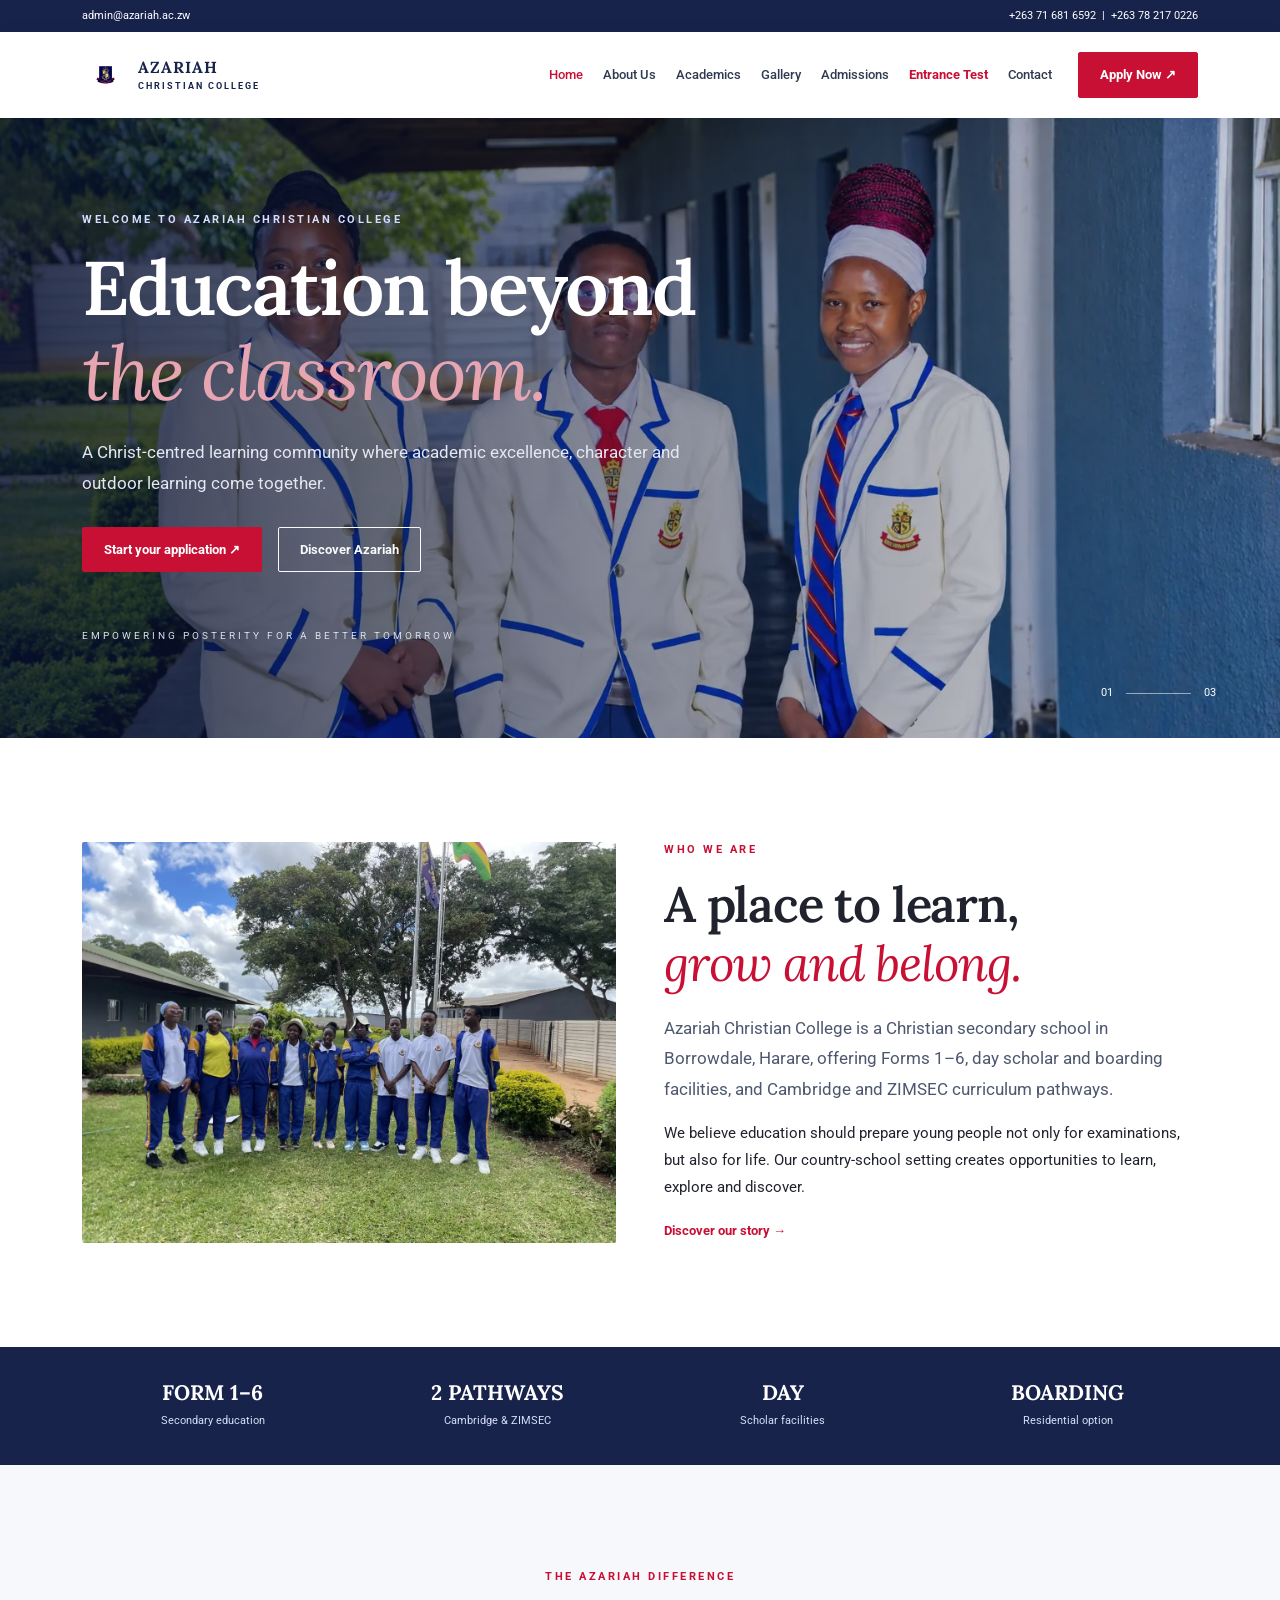
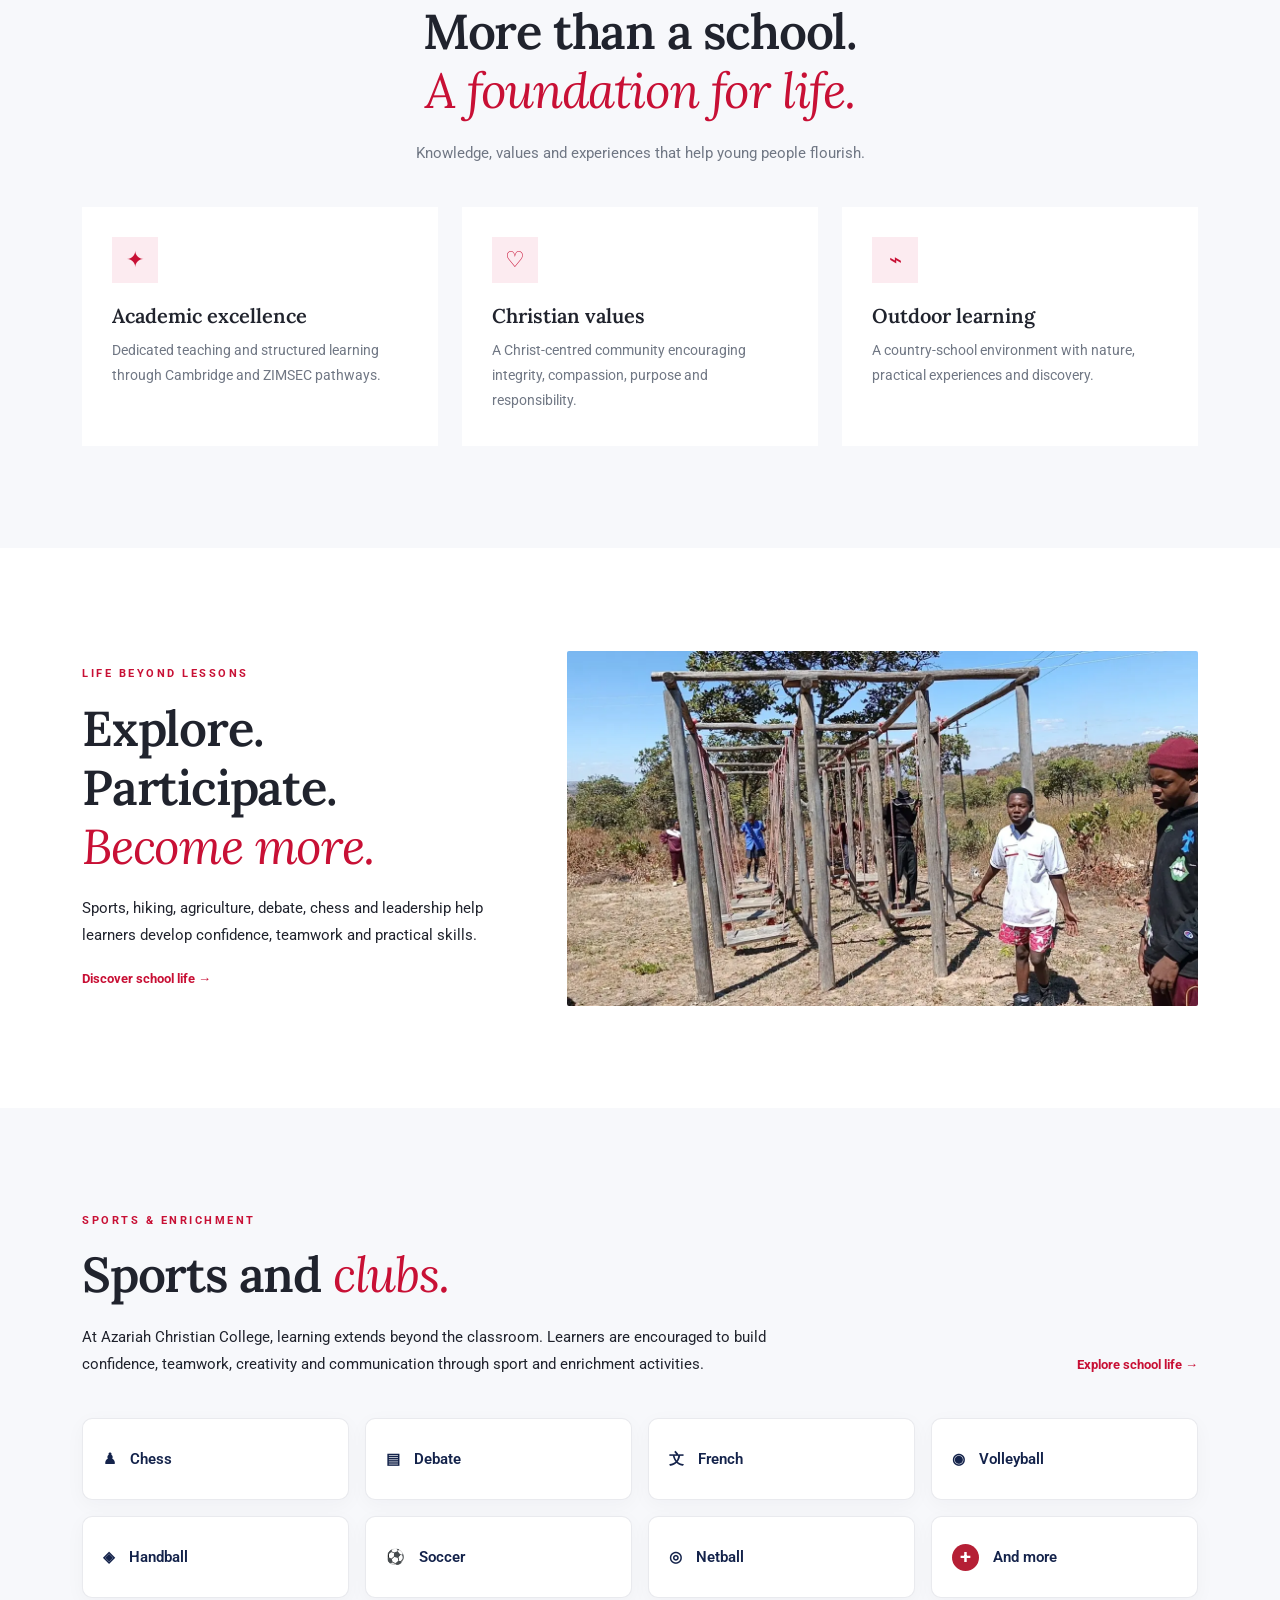
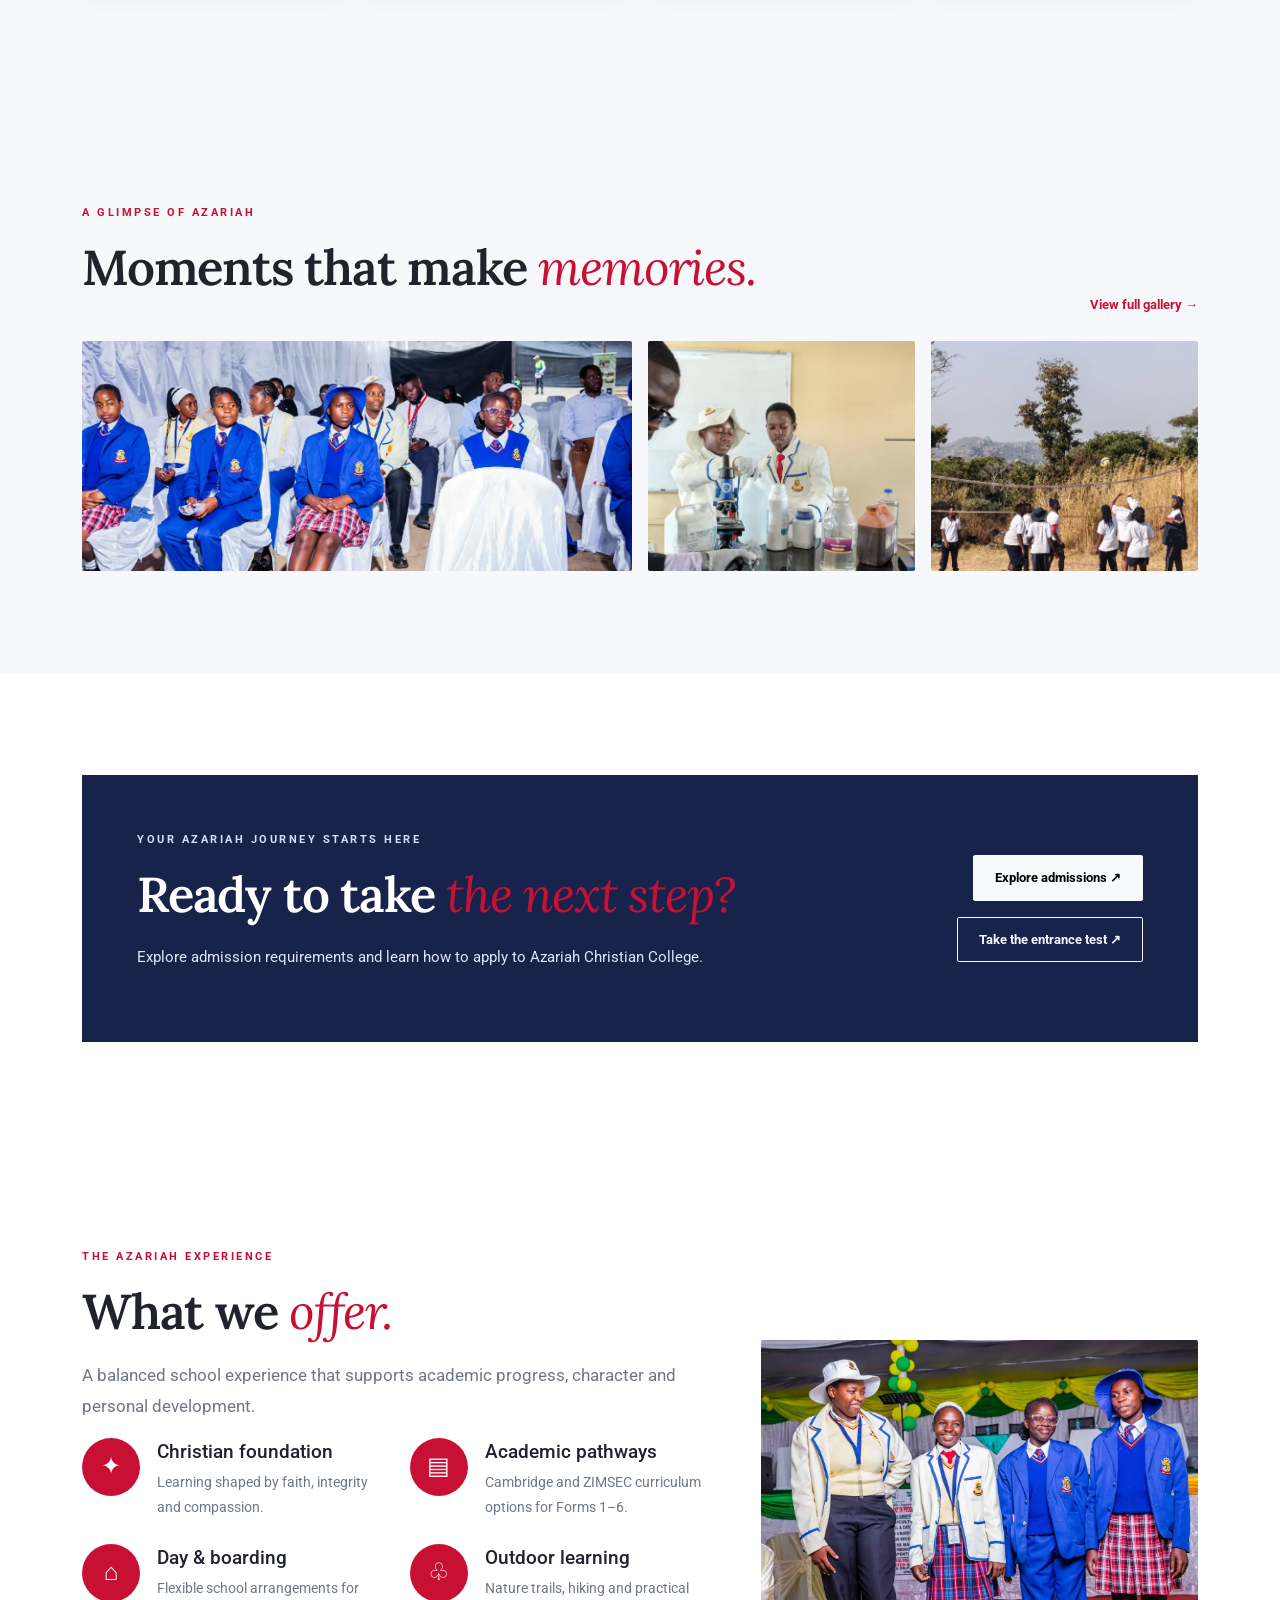
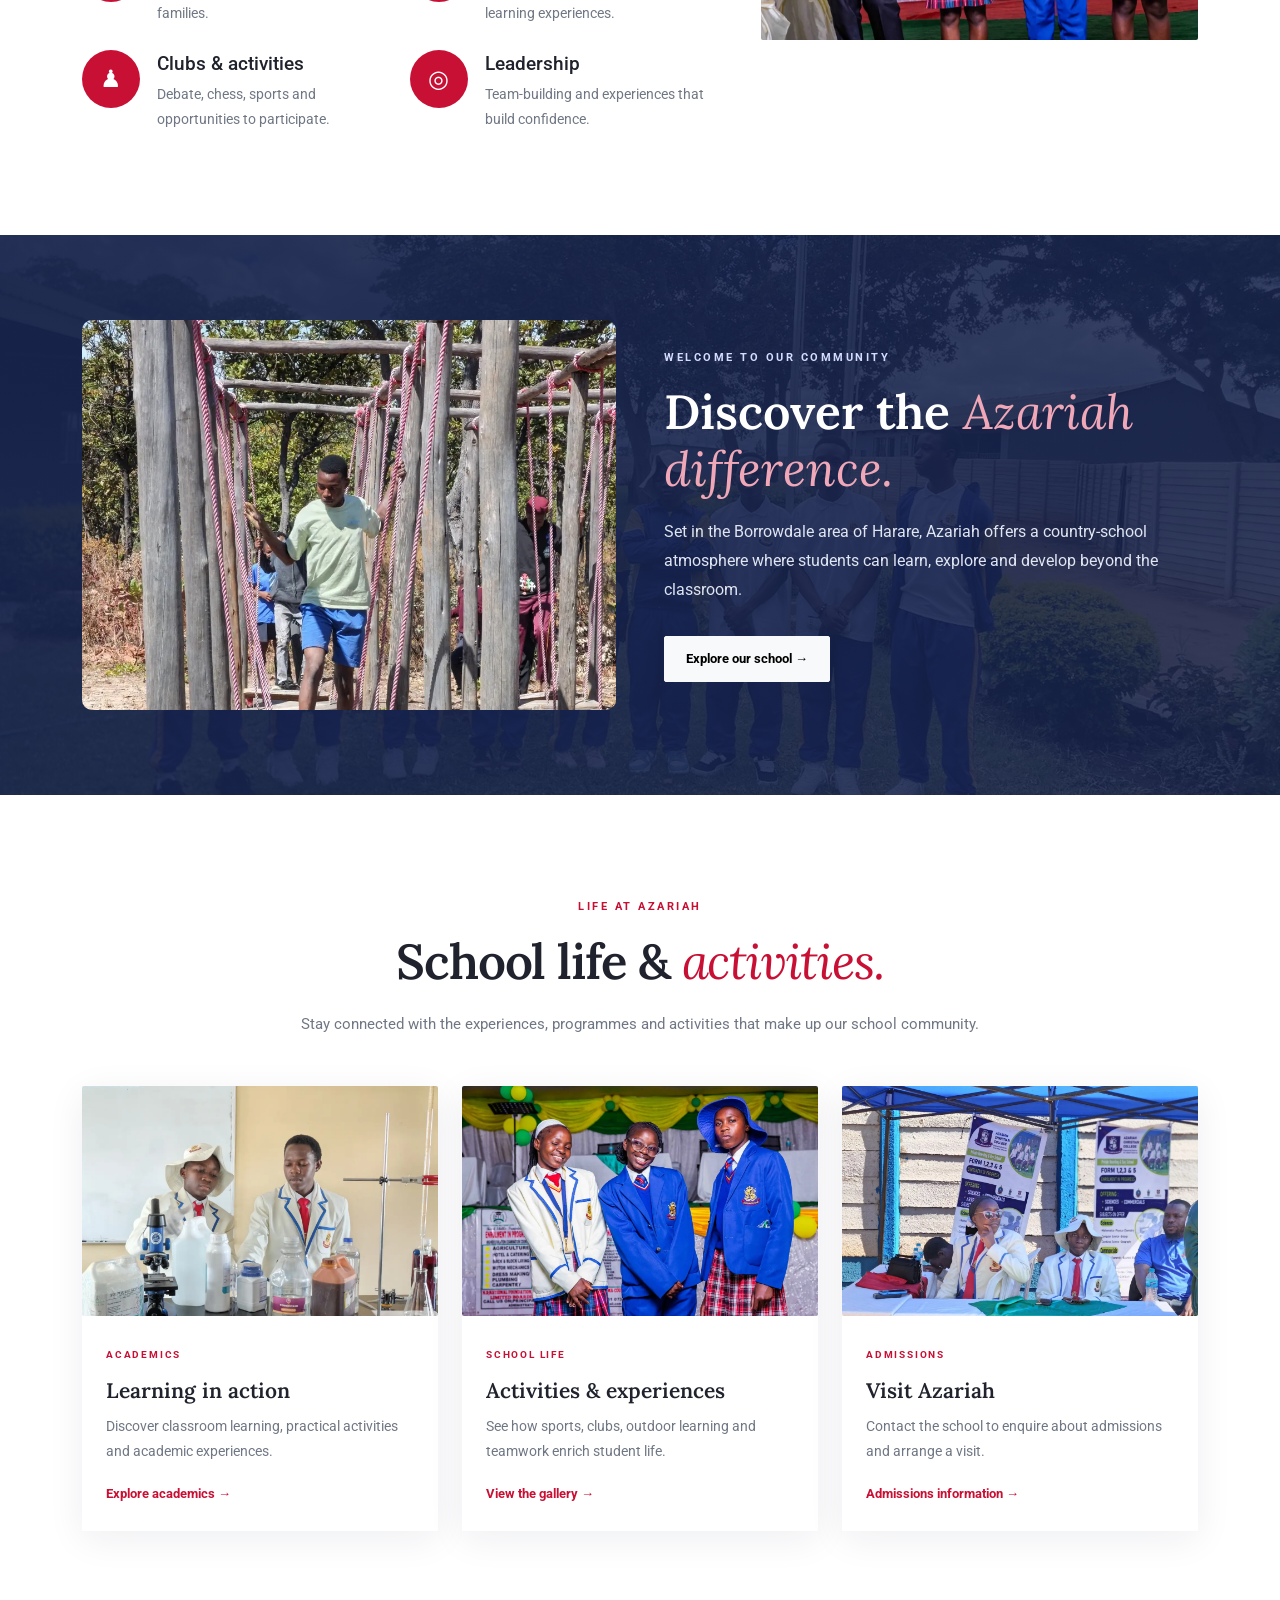
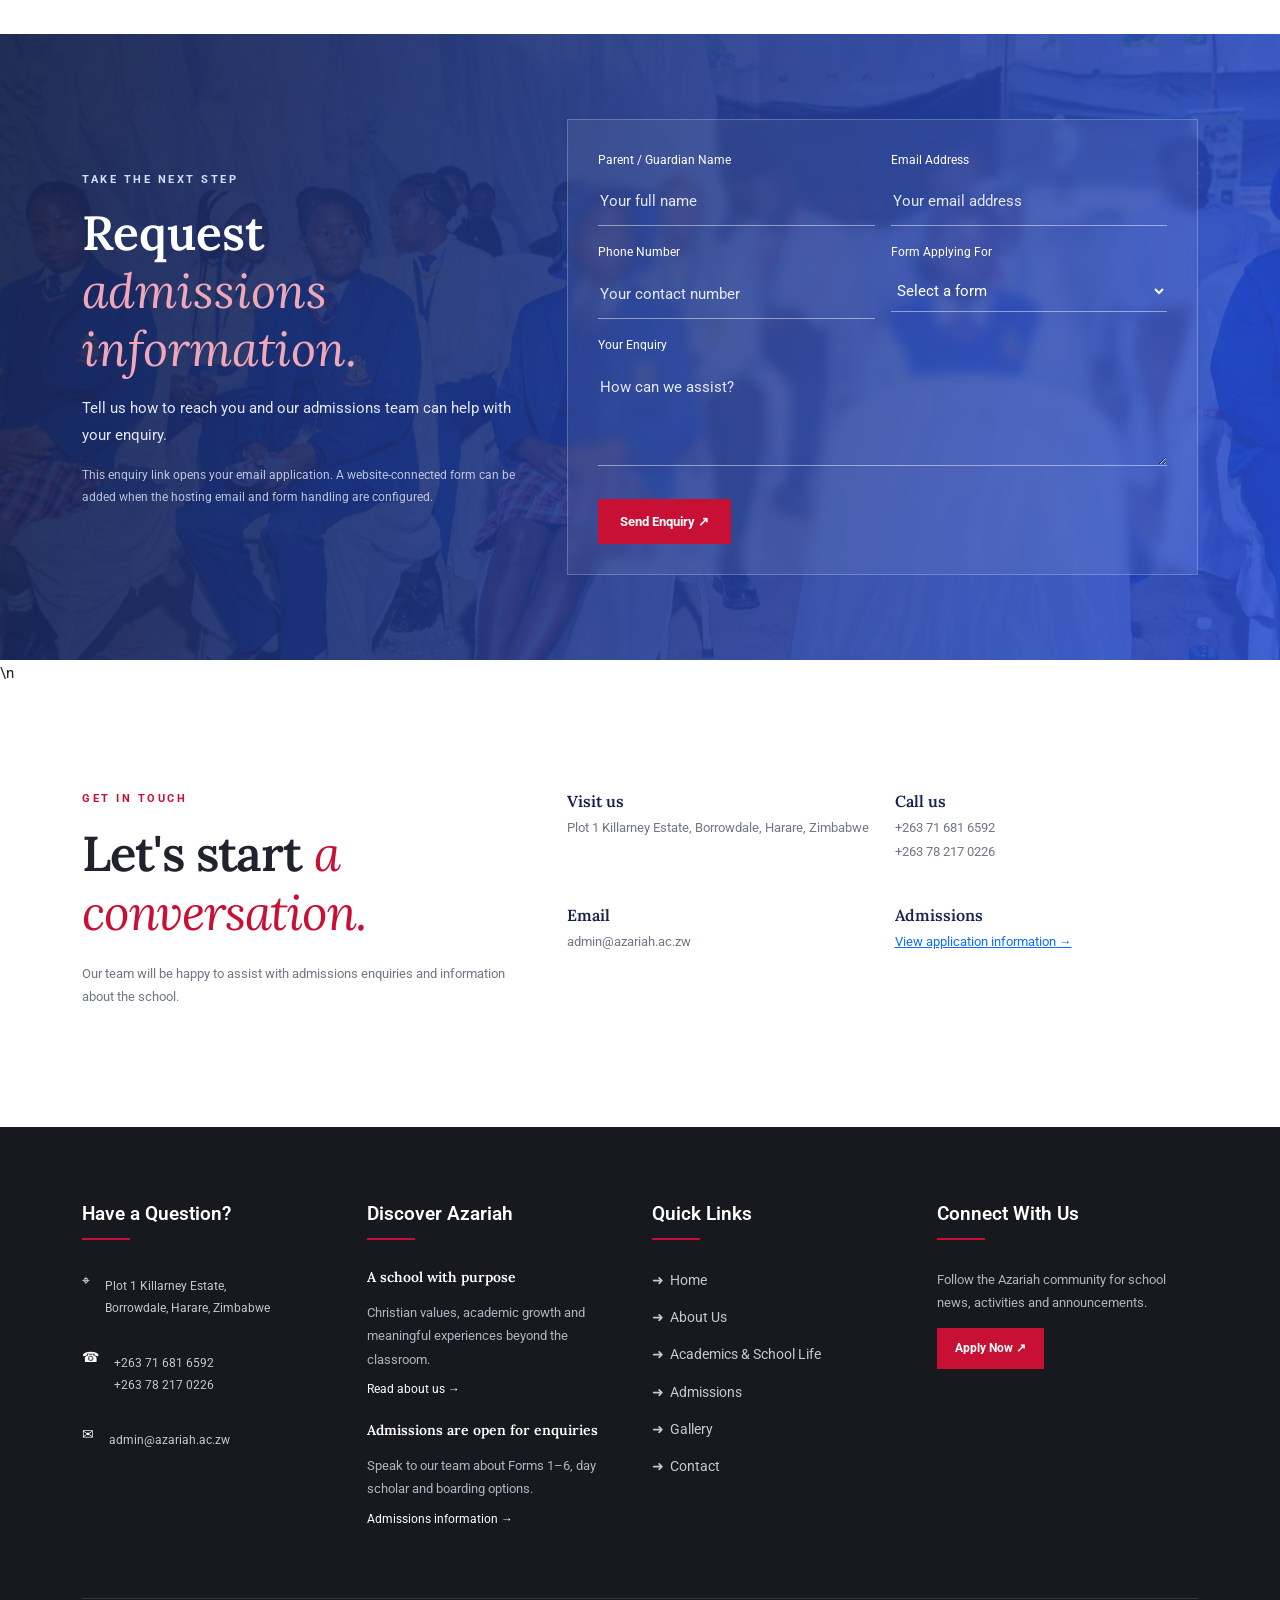
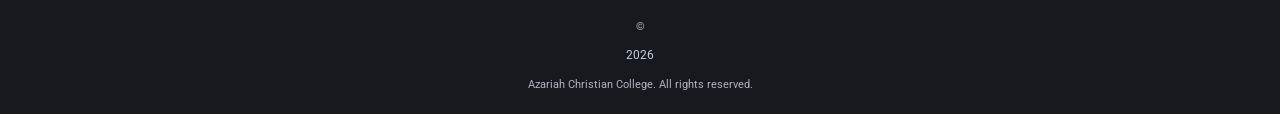
<file: index.html>
<!DOCTYPE html>
<html lang="en">
 <head>
  <meta charset="utf-8"/>
  <meta content="width=device-width, initial-scale=1" name="viewport"/>
  <meta content="Azariah Christian College &mdash; Empowering Posterity for a Better Tomorrow." name="description"/>
  <title>
   Home | Azariah Christian College
  </title>
  <link rel="preload" as="image" href="assets/images/hero/homepage-students-corridor.webp">
  <link href="https://fonts.googleapis.com" rel="preconnect"/>
  <link crossorigin="" href="https://fonts.gstatic.com" rel="preconnect"/>
  <link href="https://fonts.googleapis.com/css2?family=Lora:wght@400;500;600;700&amp;family=Roboto:wght@300;400;500;700&amp;display=swap" rel="stylesheet"/>
  <link href="https://cdn.jsdelivr.net/npm/bootstrap@5.3.3/dist/css/bootstrap.min.css" rel="stylesheet"/>
  <link href="assets/css/style.css" rel="stylesheet"/>
   <meta name="robots" content="index, follow"/>
  <link rel="canonical" href="https://azariah.ac.zw/"/>
 </head>
 <body>
  <div class="topbar">
   <div class="container">
    <span>
     admin@azariah.ac.zw
    </span>
    <span>
     +263 71 681 6592&nbsp; | &nbsp;+263 78 217 0226
    </span>
   </div>
  </div>
  <nav class="navbar navbar-expand-lg navbar-light bg-white sticky-top main-nav">
   <div class="container">
    <a class="navbar-brand d-flex align-items-center gap-2" href="index.html">
     <img class="brand-logo" src="assets/images/logo/azariah-college-crest.webp" alt="Azariah Christian College crest"/>
     <span class="brand-name">
      AZARIAH
      <small>
       CHRISTIAN COLLEGE
      </small>
     </span>
    </a>
    <button aria-controls="mainNav" aria-expanded="false" aria-label="Toggle navigation" class="navbar-toggler" data-bs-target="#mainNav" data-bs-toggle="collapse" type="button">
     <span class="navbar-toggler-icon">
     </span>
    </button>
    <div class="collapse navbar-collapse" id="mainNav">
     <ul class="navbar-nav ms-auto align-items-lg-center">
      <li class="nav-item">
       <a class="nav-link active" href="index.html">
        Home
       </a>
      </li>
      <li class="nav-item">
       <a class="nav-link" href="about.html">
        About Us
       </a>
      </li>
      <li class="nav-item">
       <a class="nav-link" href="academics.html">
        Academics
       </a>
      </li>
      <li class="nav-item">
       <a class="nav-link" href="gallery.html">
        Gallery
       </a>
      </li>
      <li class="nav-item">
       <a class="nav-link" href="admissions.html">
        Admissions
       </a>
      </li>
      <li class="nav-item">
       <a class="nav-link nav-test" href="https://azariah1.pythonanywhere.com/" data-entrance-test target="_blank" rel="noopener">
        Entrance Test
       </a>
      </li>
      <li class="nav-item">
       <a class="nav-link" href="index.html#contact">
        Contact
       </a>
      </li>
     </ul>
     <!-- STUDENT PORTAL button hidden until the portal URL is supplied. Put the URL in href, then remove the comment markers.
     <a class="btn btn-outline-primary ms-lg-2 mt-3 mt-lg-0" href="#" aria-label="Student portal link — add the school portal URL before publishing" title="Portal address to be connected">
      Student Portal ↗
     </a>
     -->
     <a class="btn btn-red ms-lg-3 mt-3 mt-lg-0" href="admissions.html">
      Apply Now &nearrow;
     </a>
    </div>
   </div>
  </nav>
  <header class="hero hero-home">
   <div class="container">
    <div class="hero-copy reveal">
     <div class="eyebrow light">
      WELCOME TO AZARIAH CHRISTIAN COLLEGE
     </div>
     <h1>
      Education beyond
      <br/>
      <em>
       the classroom.
      </em>
     </h1>
     <p>
      A Christ-centred learning community where academic excellence, character and outdoor learning come together.
     </p>
     <div class="d-flex flex-wrap gap-3">
      <a class="btn btn-red btn-lg" href="admissions.html">
       Start your application &nearrow;
      </a>
      <a class="btn btn-outline-light btn-lg" href="about.html">
       Discover Azariah
      </a>
     </div>
     <div class="hero-note">
      EMPOWERING POSTERITY FOR A BETTER TOMORROW
     </div>
    </div>
   </div>
   <div class="hero-count">
    01
    <span>
    </span>
    03
   </div>
  </header>
  <section class="section-pad">
   <div class="container">
    <div class="row align-items-center g-5">
     <div class="col-lg-6 reveal">
      <img loading="lazy" decoding="async" class="section-photo campus-photo" src="assets/images/campus/students-on-campus-grounds.webp" alt="Azariah students gathered on the school grounds">
     </div>
     <div class="col-lg-6 reveal">
      <div class="eyebrow">
       WHO WE ARE
      </div>
      <h2>
       A place to learn,
       <br/>
       <em>
        grow and belong.
       </em>
      </h2>
      <p class="lead-copy">
       Azariah Christian College is a Christian secondary school in Borrowdale, Harare, offering Forms 1&ndash;6, day scholar and boarding facilities, and Cambridge and ZIMSEC curriculum pathways.
      </p>
      <p>
       We believe education should prepare young people not only for examinations, but also for life. Our country-school setting creates opportunities to learn, explore and discover.
      </p>
      <a class="text-link" href="about.html">
       Discover our story &rarr;
      </a>
     </div>
    </div>
   </div>
  </section>
  <section class="stats">
   <div class="container">
    <div class="row text-center g-4">
     <div class="col-6 col-lg-3">
      <b>
       FORM 1&ndash;6
      </b>
      <span>
       Secondary education
      </span>
     </div>
     <div class="col-6 col-lg-3">
      <b>
       2 PATHWAYS
      </b>
      <span>
       Cambridge &amp; ZIMSEC
      </span>
     </div>
     <div class="col-6 col-lg-3">
      <b>
       DAY
      </b>
      <span>
       Scholar facilities
      </span>
     </div>
     <div class="col-6 col-lg-3">
      <b>
       BOARDING
      </b>
      <span>
       Residential option
      </span>
     </div>
    </div>
   </div>
  </section>
  <section class="section-pad pale">
   <div class="container">
    <div class="section-title text-center reveal">
     <div class="eyebrow">
      THE AZARIAH DIFFERENCE
     </div>
     <h2>
      More than a school.
      <br/>
      <em>
       A foundation for life.
      </em>
     </h2>
     <p>
      Knowledge, values and experiences that help young people flourish.
     </p>
    </div>
    <div class="row g-4 mt-3">
     <div class="col-md-4 reveal">
      <article class="feature">
       <span>
        ✦
       </span>
       <h3>
        Academic excellence
       </h3>
       <p>
        Dedicated teaching and structured learning through Cambridge and ZIMSEC pathways.
       </p>
      </article>
     </div>
     <div class="col-md-4 reveal">
      <article class="feature">
       <span>
        ♡
       </span>
       <h3>
        Christian values
       </h3>
       <p>
        A Christ-centred community encouraging integrity, compassion, purpose and responsibility.
       </p>
      </article>
     </div>
     <div class="col-md-4 reveal">
      <article class="feature">
       <span>
        ⌁
       </span>
       <h3>
        Outdoor learning
       </h3>
       <p>
        A country-school environment with nature, practical experiences and discovery.
       </p>
      </article>
     </div>
    </div>
   </div>
  </section>
  <section class="section-pad">
   <div class="container">
    <div class="row align-items-center g-5">
     <div class="col-lg-5 reveal">
      <div class="eyebrow">
       LIFE BEYOND LESSONS
      </div>
      <h2>
       Explore. Participate.
       <br/>
       <em>
        Become more.
       </em>
      </h2>
      <p>
       Sports, hiking, agriculture, debate, chess and leadership help learners develop confidence, teamwork and practical skills.
      </p>
      <a class="text-link" href="academics.html#school-life">
       Discover school life &rarr;
      </a>
     </div>
     <div class="col-lg-7 reveal">
      <img loading="lazy" decoding="async" class="section-photo activity-photo" src="assets/images/activities/outdoor-team-building-course.webp" alt="Students taking part in an outdoor team-building activity">
     </div>
    </div>
   </div>
  </section>
  <section class="section-pad sports-curriculum">
   <div class="container">
    <div class="row align-items-end g-4 mb-4">
     <div class="col-lg-8 reveal">
      <div class="eyebrow">SPORTS &amp; ENRICHMENT</div>
      <h2>Sports and <em>clubs.</em></h2>
      <p class="mb-0">At Azariah Christian College, learning extends beyond the classroom. Learners are encouraged to build confidence, teamwork, creativity and communication through sport and enrichment activities.</p>
     </div>
     <div class="col-lg-4 text-lg-end reveal">
      <a class="text-link" href="academics.html#school-life">Explore school life &rarr;</a>
     </div>
    </div>
    <div class="row g-3 sports-list">
     <div class="col-6 col-md-4 col-lg-3"><div class="sport-item">♟ <span>Chess</span></div></div>
     <div class="col-6 col-md-4 col-lg-3"><div class="sport-item">▤ <span>Debate</span></div></div>
     <div class="col-6 col-md-4 col-lg-3"><div class="sport-item">文 <span>French</span></div></div>
     <div class="col-6 col-md-4 col-lg-3"><div class="sport-item">◉ <span>Volleyball</span></div></div>
     <div class="col-6 col-md-4 col-lg-3"><div class="sport-item">◈ <span>Handball</span></div></div>
     <div class="col-6 col-md-4 col-lg-3"><div class="sport-item">⚽ <span>Soccer</span></div></div>
     <div class="col-6 col-md-4 col-lg-3"><div class="sport-item">◎ <span>Netball</span></div></div>
     <div class="col-6 col-md-4 col-lg-3"><div class="sport-item"><span class="sport-plus">+</span> <span>And more</span></div></div>
    </div>
   </div>
  </section>
  <section class="section-pad gallery-preview pale">
   <div class="container">
    <div class="d-flex justify-content-between align-items-end flex-wrap gap-3 mb-4">
     <div>
      <div class="eyebrow">
       A GLIMPSE OF AZARIAH
      </div>
      <h2>
       Moments that make
       <em>
        memories.
       </em>
      </h2>
     </div>
     <a class="text-link" href="gallery.html">
      View full gallery &rarr;
     </a>
    </div>
    <div class="row g-3">
     <div class="col-md-6">
      <img loading="lazy" decoding="async" class="section-photo gallery-tile" src="assets/images/events/school-gathering-wide.webp" alt="Students attending a school gathering">
     </div>
     <div class="col-6 col-md-3">
      <img loading="lazy" decoding="async" class="section-photo gallery-tile" src="assets/images/academics/science-practical-lab-1.webp" alt="Students carrying out a science practical">
     </div>
     <div class="col-6 col-md-3">
      <img loading="lazy" decoding="async" class="section-photo gallery-tile" src="assets/images/activities/students-playing-volleyball.webp" alt="Students playing volleyball">
     </div>
    </div>
   </div>
  </section>
  <section class="cta section-pad">
   <div class="container">
    <div class="cta-panel reveal">
     <div class="row align-items-center g-4">
      <div class="col-lg-8">
       <div class="eyebrow light">
        YOUR AZARIAH JOURNEY STARTS HERE
       </div>
       <h2>
        Ready to take
        <em>
         the next step?
        </em>
       </h2>
       <p>
        Explore admission requirements and learn how to apply to Azariah Christian College.
       </p>
      </div>
      <div class="col-lg-4 text-lg-end">
       <a class="btn btn-light btn-lg" href="admissions.html">
        Explore admissions &nearrow;
       </a>
       <a class="btn btn-outline-light btn-lg mt-3" href="https://azariah1.pythonanywhere.com/" data-entrance-test target="_blank" rel="noopener">
        Take the entrance test &nearrow;
       </a>
      </div>
     </div>
    </div>
   </div>
  </section>
  <section class="offer-section section-pad">
   <div class="container">
    <div class="row align-items-center g-5">
     <div class="col-lg-7">
      <div class="eyebrow">
       THE AZARIAH EXPERIENCE
      </div>
      <h2>
       What we
       <em>
        offer.
       </em>
      </h2>
      <p class="section-intro">
       A balanced school experience that supports academic progress, character and personal development.
      </p>
      <div class="row g-4 offer-grid">
       <div class="col-md-6">
        <div class="offer-item">
         <span class="offer-icon">
          ✦
         </span>
         <div>
          <h3>
           Christian foundation
          </h3>
          <p>
           Learning shaped by faith, integrity and compassion.
          </p>
         </div>
        </div>
       </div>
       <div class="col-md-6">
        <div class="offer-item">
         <span class="offer-icon">
          ▤
         </span>
         <div>
          <h3>
           Academic pathways
          </h3>
          <p>
           Cambridge and ZIMSEC curriculum options for Forms 1&ndash;6.
          </p>
         </div>
        </div>
       </div>
       <div class="col-md-6">
        <div class="offer-item">
         <span class="offer-icon">
          ⌂
         </span>
         <div>
          <h3>
           Day &amp; boarding
          </h3>
          <p>
           Flexible school arrangements for families.
          </p>
         </div>
        </div>
       </div>
       <div class="col-md-6">
        <div class="offer-item">
         <span class="offer-icon">
          ♧
         </span>
         <div>
          <h3>
           Outdoor learning
          </h3>
          <p>
           Nature trails, hiking and practical learning experiences.
          </p>
         </div>
        </div>
       </div>
       <div class="col-md-6">
        <div class="offer-item">
         <span class="offer-icon">
          ♟
         </span>
         <div>
          <h3>
           Clubs &amp; activities
          </h3>
          <p>
           Debate, chess, sports and opportunities to participate.
          </p>
         </div>
        </div>
       </div>
       <div class="col-md-6">
        <div class="offer-item">
         <span class="offer-icon">
          ◎
         </span>
         <div>
          <h3>
           Leadership
          </h3>
          <p>
           Team-building and experiences that build confidence.
          </p>
         </div>
        </div>
       </div>
      </div>
     </div>
     <div class="col-lg-5">
      <img loading="lazy" decoding="async" class="section-photo offer-photo" src="assets/images/students/students-group-uniforms.webp" alt="Azariah students in their school uniforms">
     </div>
    </div>
   </div>
  </section>
  <section class="campus-feature">
   <div class="container">
    <div class="row align-items-center g-5">
     <div class="col-lg-6">
      <img class="campus-card-photo" src="assets/images/activities/outdoor-rope-course-student.webp" alt="A student on the outdoor adventure course at Azariah Christian College" loading="lazy" decoding="async">
     </div>
     <div class="col-lg-6">
      <div class="eyebrow light">
       WELCOME TO OUR COMMUNITY
      </div>
      <h2>
       Discover the
       <em>
        Azariah difference.
       </em>
      </h2>
      <p>
       Set in the Borrowdale area of Harare, Azariah offers a country-school atmosphere where students can learn, explore and develop beyond the classroom.
      </p>
      <a class="btn btn-light mt-3" href="about.html">
       Explore our school &rarr;
      </a>
     </div>
    </div>
   </div>
  </section>
  <section class="section-pad events-section">
   <div class="container">
    <div class="section-title text-center">
     <div class="eyebrow">
      LIFE AT AZARIAH
     </div>
     <h2>
      School life &amp;
      <em>
       activities.
      </em>
     </h2>
     <p>
      Stay connected with the experiences, programmes and activities that make up our school community.
     </p>
    </div>
    <div class="row g-4 mt-4">
     <div class="col-md-4">
      <article class="event-card">
       <img loading="lazy" decoding="async" class="section-photo event-image" src="assets/images/academics/science-practical-lab-2.webp" alt="Students during a science practical">
       <div class="event-content">
        <span class="event-tag">
         ACADEMICS
        </span>
        <h3>
         Learning in action
        </h3>
        <p>
         Discover classroom learning, practical activities and academic experiences.
        </p>
        <a href="academics.html">
         Explore academics &rarr;
        </a>
       </div>
      </article>
     </div>
     <div class="col-md-4">
      <article class="event-card">
       <img loading="lazy" decoding="async" class="section-photo event-image" src="assets/images/students/students-friends-uniforms.webp" alt="Students celebrating school life together">
       <div class="event-content">
        <span class="event-tag">
         SCHOOL LIFE
        </span>
        <h3>
         Activities &amp; experiences
        </h3>
        <p>
         See how sports, clubs, outdoor learning and teamwork enrich student life.
        </p>
        <a href="gallery.html">
         View the gallery &rarr;
        </a>
       </div>
      </article>
     </div>
     <div class="col-md-4">
      <article class="event-card">
       <img loading="lazy" decoding="async" class="section-photo event-image" src="assets/images/events/school-enrolment-display.webp" alt="Azariah Christian College admissions display">
       <div class="event-content">
        <span class="event-tag">
         ADMISSIONS
        </span>
        <h3>
         Visit Azariah
        </h3>
        <p>
         Contact the school to enquire about admissions and arrange a visit.
        </p>
        <a href="admissions.html">
         Admissions information &rarr;
        </a>
       </div>
      </article>
     </div>
    </div>
   </div>
  </section>
  <section class="enquiry-band">
   <div class="container">
    <div class="row align-items-center g-5">
     <div class="col-lg-5">
      <div class="eyebrow light">
       TAKE THE NEXT STEP
      </div>
      <h2>
       Request
       <em>
        admissions information.
       </em>
      </h2>
      <p>
       Tell us how to reach you and our admissions team can help with your enquiry.
      </p>
      <p class="enquiry-note">
       This enquiry link opens your email application. A website-connected form can be added when the hosting email and form handling are configured.
      </p>
     </div>
     <div class="col-lg-7">
      <form class="enquiry-form" id="enquiryForm">
       <div class="row g-3">
        <div class="col-sm-6">
         <label for="enq-name">
          Parent / Guardian Name
         </label>
         <input id="enq-name" name="Parent or Guardian" placeholder="Your full name" required=""/>
        </div>
        <div class="col-sm-6">
         <label for="enq-email">
          Email Address
         </label>
         <input id="enq-email" name="Email" placeholder="Your email address" required="" type="email"/>
        </div>
        <div class="col-sm-6">
         <label for="enq-phone">
          Phone Number
         </label>
         <input id="enq-phone" name="Phone" placeholder="Your contact number"/>
        </div>
        <div class="col-sm-6">
         <label for="enq-form">
          Form Applying For
         </label>
         <select id="enq-form" name="Form applying for">
          <option value="">
           Select a form
          </option>
          <option>
           Form 1
          </option>
          <option>
           Form 2
          </option>
          <option>
           Form 3
          </option>
          <option>
           Form 4
          </option>
          <option>
           Form 5
          </option>
          <option>
           Form 6
          </option>
         </select>
        </div>
        <div class="col-12">
         <label for="enq-message">
          Your Enquiry
         </label>
         <textarea id="enq-message" name="Enquiry" placeholder="How can we assist?" rows="3"></textarea>
        </div>
        <div class="col-12">
         <button class="btn btn-red" type="submit">
          Send Enquiry &nearrow;
         </button>
        </div>
       </div>
      </form>
     </div>
    </div>
   </div>
  </section>
  \n
  <section class="section-pad contact" id="contact">
   <div class="container">
    <div class="row g-5">
     <div class="col-lg-5 reveal">
      <div class="eyebrow">
       GET IN TOUCH
      </div>
      <h2>
       Let's start
       <em>
        a conversation.
       </em>
      </h2>
      <p>
       Our team will be happy to assist with admissions enquiries and information about the school.
      </p>
     </div>
     <div class="col-lg-7 reveal">
      <div class="row g-4">
       <div class="col-sm-6">
        <b>
         Visit us
        </b>
        <p>
         Plot 1 Killarney Estate, Borrowdale, Harare, Zimbabwe
        </p>
       </div>
       <div class="col-sm-6">
        <b>
         Call us
        </b>
        <p>
         +263 71 681 6592
         <br/>
         +263 78 217 0226
        </p>
       </div>
       <div class="col-sm-6">
        <b>
         Email
        </b>
        <p>
         admin@azariah.ac.zw
        </p>
       </div>
       <div class="col-sm-6">
        <b>
         Admissions
        </b>
        <p>
         <a href="admissions.html">
          View application information &rarr;
         </a>
        </p>
       </div>
      </div>
     </div>
    </div>
   </div>
  </section>
  <footer class="site-footer">
   <div class="container">
    <div class="row g-4 footer-main">
     <div class="col-lg-3 col-sm-6">
      <h3>
       Have a Question?
      </h3>
      <span class="footer-rule">
      </span>
      <div class="footer-contact">
       <p>
        &target;
        <span>
         Plot 1 Killarney Estate,
         <br/>
         Borrowdale, Harare, Zimbabwe
        </span>
       </p>
       <p>
        &phone;
        <span>
         +263 71 681 6592
         <br/>
         +263 78 217 0226
        </span>
       </p>
       <p>
        ✉
        <span>
         admin@azariah.ac.zw
        </span>
       </p>
      </div>
     </div>
     <div class="col-lg-3 col-sm-6">
      <h3>
       Discover Azariah
      </h3>
      <span class="footer-rule">
      </span>
      <div class="footer-feature">
       <b>
        A school with purpose
       </b>
       <p>
        Christian values, academic growth and meaningful experiences beyond the classroom.
       </p>
       <a href="about.html">
        Read about us &rarr;
       </a>
      </div>
      <div class="footer-feature">
       <b>
        Admissions are open for enquiries
       </b>
       <p>
        Speak to our team about Forms 1&ndash;6, day scholar and boarding options.
       </p>
       <a href="admissions.html">
        Admissions information &rarr;
       </a>
      </div>
     </div>
     <div class="col-lg-3 col-sm-6">
      <h3>
       Quick Links
      </h3>
      <span class="footer-rule">
      </span>
      <ul class="footer-links">
       <li>
        <a href="index.html">
         ➜ &nbsp;Home
        </a>
       </li>
       <li>
        <a href="about.html">
         ➜ &nbsp;About Us
        </a>
       </li>
       <li>
        <a href="academics.html">
         ➜ &nbsp;Academics &amp; School Life
        </a>
       </li>
       <li>
        <a href="admissions.html">
         ➜ &nbsp;Admissions
        </a>
       </li>
       <li>
        <a href="gallery.html">
         ➜ &nbsp;Gallery
        </a>
       </li>
       <li>
        <a href="index.html#contact">
         ➜ &nbsp;Contact
        </a>
       </li>
      </ul>
     </div>
     <div class="col-lg-3 col-sm-6">
      <h3>
       Connect With Us
      </h3>
      <span class="footer-rule">
      </span>
      <p class="footer-muted">
       Follow the Azariah community for school news, activities and announcements.
      </p>
      <!-- SOCIAL LINKS HIDDEN until real page URLs are supplied. Replace each href="#" below, then remove the comment markers.
      <div class="social-links">
       <a aria-label="Facebook" href="#">
        f
       </a>
       <a aria-label="Instagram" href="#">
        ◎
       </a>
       <a aria-label="YouTube" href="#">
        ▶
       </a>
      </div>
      -->
      <a class="footer-apply" href="admissions.html">
       Apply Now &nearrow;
      </a>
     </div>
    </div>
    <div class="copyright">
     &copy;
     <span id="year">
     </span>
     Azariah Christian College. All rights reserved.
    </div>
   </div>
  </footer>
  <a aria-label="Back to top" class="back-top" href="#">
   &uarr;
  </a>
  <script src="https://cdn.jsdelivr.net/npm/bootstrap@5.3.3/dist/js/bootstrap.bundle.min.js">
  </script>
  <script src="assets/js/main.js">
  </script>
 </body>
</html>
</file>
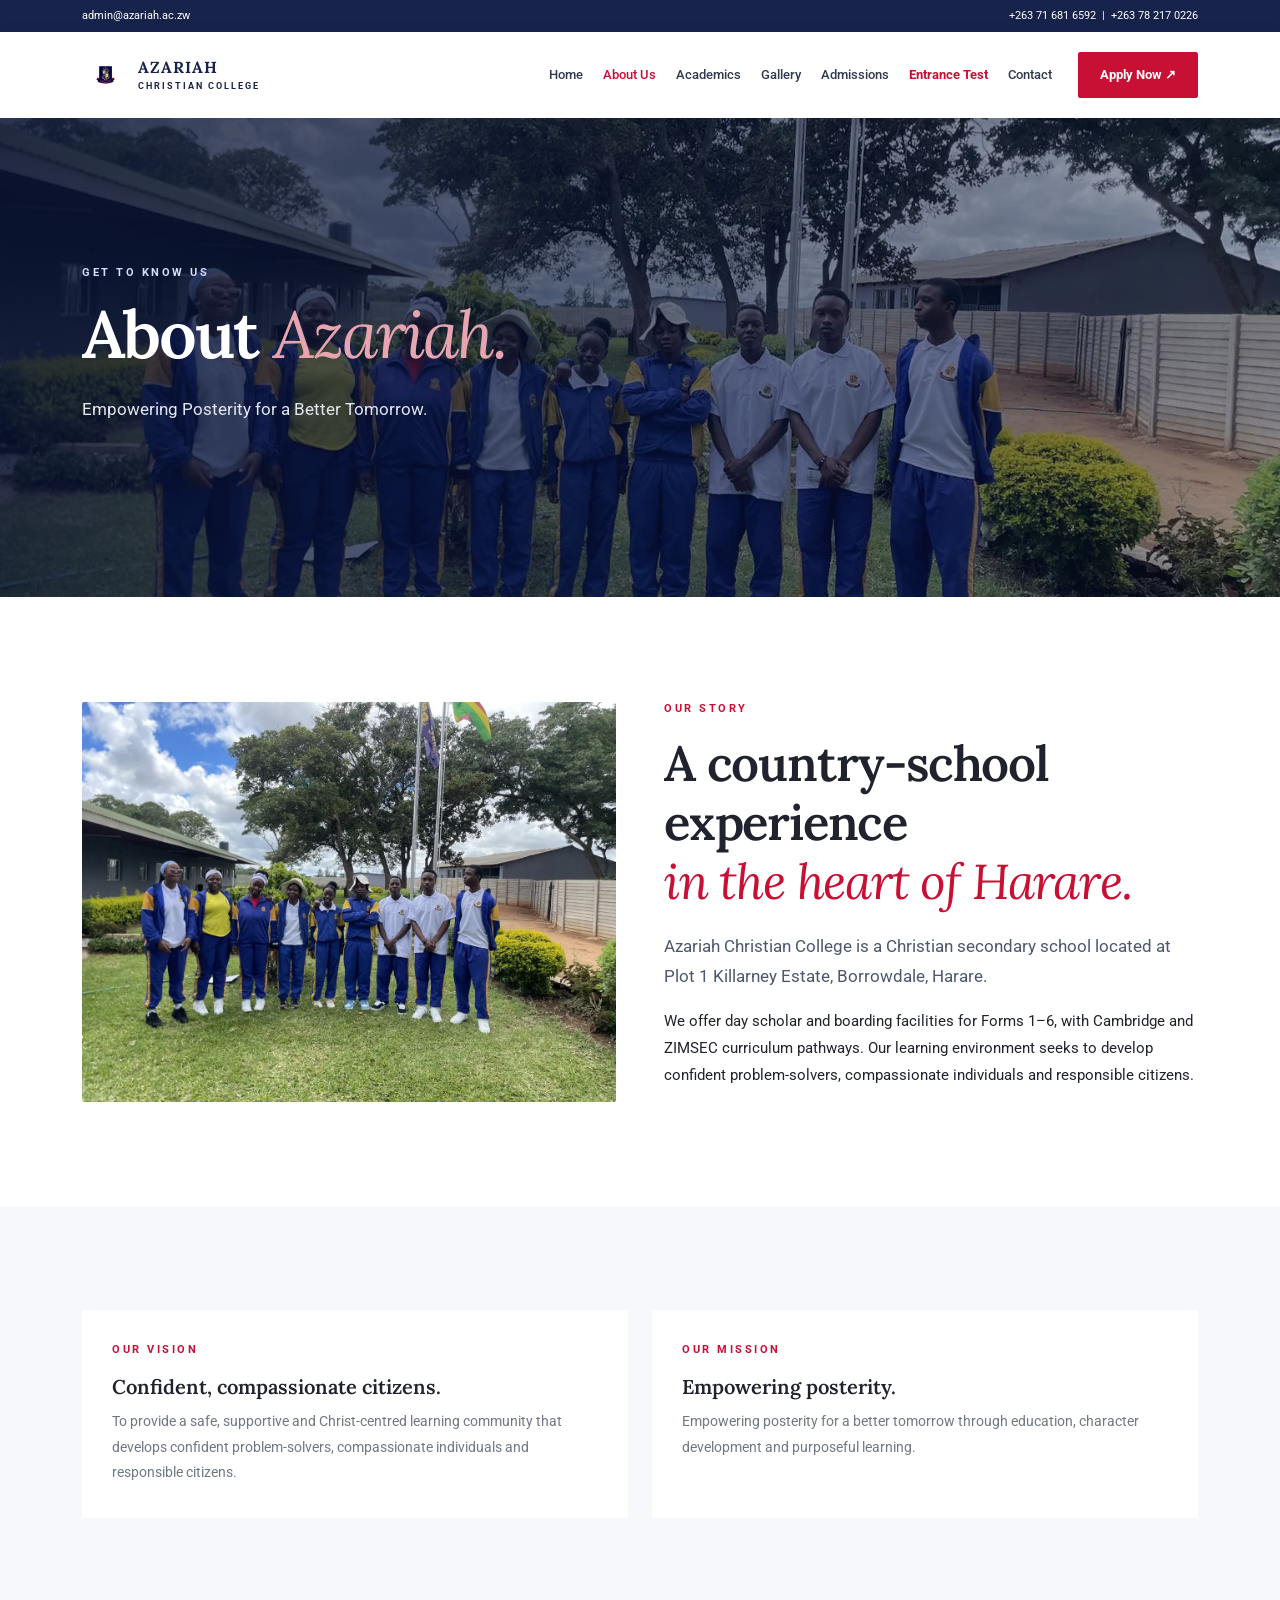
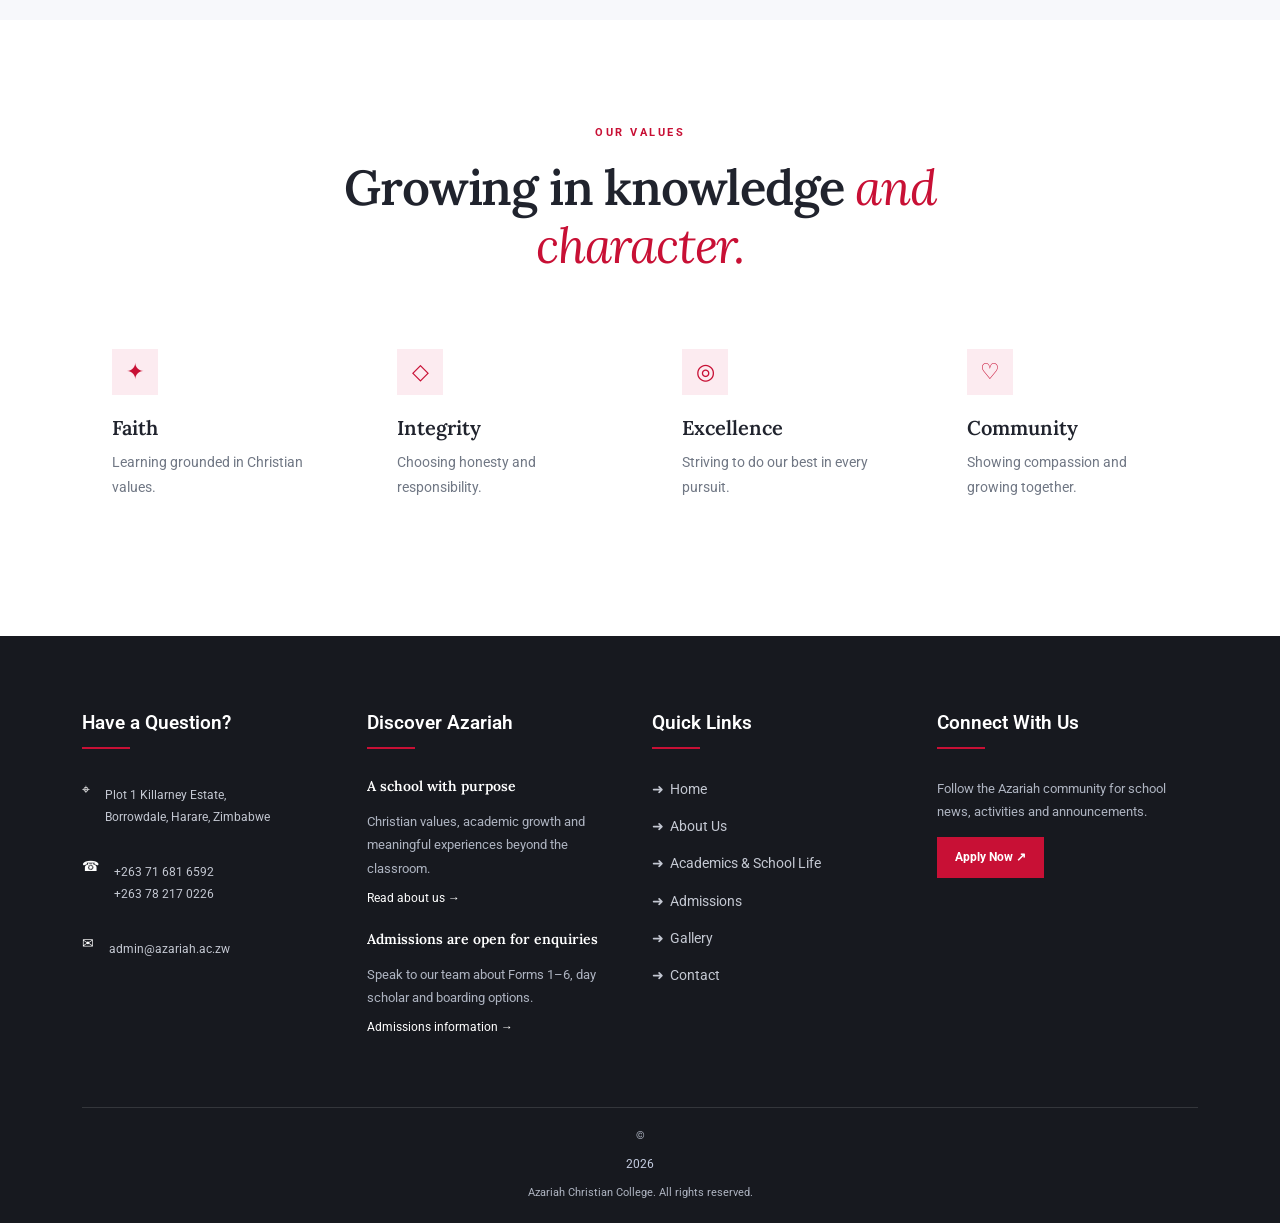
<file: about.html>
<!DOCTYPE html>
<html lang="en">
 <head>
  <meta charset="utf-8"/>
  <meta content="width=device-width, initial-scale=1" name="viewport"/>
  <meta content="Azariah Christian College &mdash; Empowering Posterity for a Better Tomorrow." name="description"/>
  <title>
   About Us | Azariah Christian College
  </title>
  <link href="https://fonts.googleapis.com" rel="preconnect"/>
  <link crossorigin="" href="https://fonts.gstatic.com" rel="preconnect"/>
  <link href="https://fonts.googleapis.com/css2?family=Lora:wght@400;500;600;700&amp;family=Roboto:wght@300;400;500;700&amp;display=swap" rel="stylesheet"/>
  <link href="https://cdn.jsdelivr.net/npm/bootstrap@5.3.3/dist/css/bootstrap.min.css" rel="stylesheet"/>
  <link href="assets/css/style.css" rel="stylesheet"/>
   <meta name="robots" content="index, follow"/>
  <link rel="canonical" href="https://azariah.ac.zw/about.html"/>
 </head>
 <body>
  <div class="topbar">
   <div class="container">
    <span>
     admin@azariah.ac.zw
    </span>
    <span>
     +263 71 681 6592&nbsp; | &nbsp;+263 78 217 0226
    </span>
   </div>
  </div>
  <nav class="navbar navbar-expand-lg navbar-light bg-white sticky-top main-nav">
   <div class="container">
    <a class="navbar-brand d-flex align-items-center gap-2" href="index.html">
     <img class="brand-logo" src="assets/images/logo/azariah-college-crest.webp" alt="Azariah Christian College crest"/>
     <span class="brand-name">
      AZARIAH
      <small>
       CHRISTIAN COLLEGE
      </small>
     </span>
    </a>
    <button aria-controls="mainNav" aria-expanded="false" aria-label="Toggle navigation" class="navbar-toggler" data-bs-target="#mainNav" data-bs-toggle="collapse" type="button">
     <span class="navbar-toggler-icon">
     </span>
    </button>
    <div class="collapse navbar-collapse" id="mainNav">
     <ul class="navbar-nav ms-auto align-items-lg-center">
      <li class="nav-item">
       <a class="nav-link" href="index.html">
        Home
       </a>
      </li>
      <li class="nav-item">
       <a class="nav-link active" href="about.html">
        About Us
       </a>
      </li>
      <li class="nav-item">
       <a class="nav-link" href="academics.html">
        Academics
       </a>
      </li>
      <li class="nav-item">
       <a class="nav-link" href="gallery.html">
        Gallery
       </a>
      </li>
      <li class="nav-item">
       <a class="nav-link" href="admissions.html">
        Admissions
       </a>
      </li>
      <li class="nav-item">
       <a class="nav-link nav-test" href="https://azariah1.pythonanywhere.com/" data-entrance-test target="_blank" rel="noopener">
        Entrance Test
       </a>
      </li>
      <li class="nav-item">
       <a class="nav-link" href="index.html#contact">
        Contact
       </a>
      </li>
     </ul>
     <!-- STUDENT PORTAL button hidden until the portal URL is supplied. Put the URL in href, then remove the comment markers.
     <a class="btn btn-outline-primary ms-lg-2 mt-3 mt-lg-0" href="#" aria-label="Student portal link — add the school portal URL before publishing" title="Portal address to be connected">
      Student Portal ↗
     </a>
     -->
     <a class="btn btn-red ms-lg-3 mt-3 mt-lg-0" href="admissions.html">
      Apply Now &nearrow;
     </a>
    </div>
   </div>
  </nav>
  <header class="page-hero page-hero-about">
   <div class="container">
    <div class="eyebrow light">
     GET TO KNOW US
    </div>
    <h1>
     About
     <em>
      Azariah.
     </em>
    </h1>
    <p>
     Empowering Posterity for a Better Tomorrow.
    </p>
   </div>
  </header>
  <section class="section-pad">
   <div class="container">
    <div class="row align-items-center g-5">
     <div class="col-lg-6 reveal">
      <img loading="lazy" decoding="async" class="section-photo campus-photo" src="assets/images/campus/students-on-campus-grounds.webp" alt="Azariah students on the school grounds">
     </div>
     <div class="col-lg-6 reveal">
      <div class="eyebrow">
       OUR STORY
      </div>
      <h2>
       A country-school experience
       <br/>
       <em>
        in the heart of Harare.
       </em>
      </h2>
      <p class="lead-copy">
       Azariah Christian College is a Christian secondary school located at Plot 1 Killarney Estate, Borrowdale, Harare.
      </p>
      <p>
       We offer day scholar and boarding facilities for Forms 1&ndash;6, with Cambridge and ZIMSEC curriculum pathways. Our learning environment seeks to develop confident problem-solvers, compassionate individuals and responsible citizens.
      </p>
     </div>
    </div>
   </div>
  </section>
  <section class="section-pad pale">
   <div class="container">
    <div class="row g-4">
     <div class="col-md-6 reveal">
      <article class="feature">
       <div class="eyebrow">
        OUR VISION
       </div>
       <h3>
        Confident, compassionate citizens.
       </h3>
       <p>
        To provide a safe, supportive and Christ-centred learning community that develops confident problem-solvers, compassionate individuals and responsible citizens.
       </p>
      </article>
     </div>
     <div class="col-md-6 reveal">
      <article class="feature">
       <div class="eyebrow">
        OUR MISSION
       </div>
       <h3>
        Empowering posterity.
       </h3>
       <p>
        Empowering posterity for a better tomorrow through education, character development and purposeful learning.
       </p>
      </article>
     </div>
    </div>
   </div>
  </section>
  <section class="section-pad">
   <div class="container">
    <div class="section-title text-center">
     <div class="eyebrow">
      OUR VALUES
     </div>
     <h2>
      Growing in knowledge
      <em>
       and character.
      </em>
     </h2>
    </div>
    <div class="row g-4 mt-3">
     <div class="col-sm-6 col-lg-3">
      <article class="feature">
       <span>
        ✦
       </span>
       <h3>
        Faith
       </h3>
       <p>
        Learning grounded in Christian values.
       </p>
      </article>
     </div>
     <div class="col-sm-6 col-lg-3">
      <article class="feature">
       <span>
        ◇
       </span>
       <h3>
        Integrity
       </h3>
       <p>
        Choosing honesty and responsibility.
       </p>
      </article>
     </div>
     <div class="col-sm-6 col-lg-3">
      <article class="feature">
       <span>
        ◎
       </span>
       <h3>
        Excellence
       </h3>
       <p>
        Striving to do our best in every pursuit.
       </p>
      </article>
     </div>
     <div class="col-sm-6 col-lg-3">
      <article class="feature">
       <span>
        ♡
       </span>
       <h3>
        Community
       </h3>
       <p>
        Showing compassion and growing together.
       </p>
      </article>
     </div>
    </div>
   </div>
  </section>
  <footer class="site-footer">
   <div class="container">
    <div class="row g-4 footer-main">
     <div class="col-lg-3 col-sm-6">
      <h3>
       Have a Question?
      </h3>
      <span class="footer-rule">
      </span>
      <div class="footer-contact">
       <p>
        &target;
        <span>
         Plot 1 Killarney Estate,
         <br/>
         Borrowdale, Harare, Zimbabwe
        </span>
       </p>
       <p>
        &phone;
        <span>
         +263 71 681 6592
         <br/>
         +263 78 217 0226
        </span>
       </p>
       <p>
        ✉
        <span>
         admin@azariah.ac.zw
        </span>
       </p>
      </div>
     </div>
     <div class="col-lg-3 col-sm-6">
      <h3>
       Discover Azariah
      </h3>
      <span class="footer-rule">
      </span>
      <div class="footer-feature">
       <b>
        A school with purpose
       </b>
       <p>
        Christian values, academic growth and meaningful experiences beyond the classroom.
       </p>
       <a href="about.html">
        Read about us &rarr;
       </a>
      </div>
      <div class="footer-feature">
       <b>
        Admissions are open for enquiries
       </b>
       <p>
        Speak to our team about Forms 1&ndash;6, day scholar and boarding options.
       </p>
       <a href="admissions.html">
        Admissions information &rarr;
       </a>
      </div>
     </div>
     <div class="col-lg-3 col-sm-6">
      <h3>
       Quick Links
      </h3>
      <span class="footer-rule">
      </span>
      <ul class="footer-links">
       <li>
        <a href="index.html">
         ➜ &nbsp;Home
        </a>
       </li>
       <li>
        <a href="about.html">
         ➜ &nbsp;About Us
        </a>
       </li>
       <li>
        <a href="academics.html">
         ➜ &nbsp;Academics &amp; School Life
        </a>
       </li>
       <li>
        <a href="admissions.html">
         ➜ &nbsp;Admissions
        </a>
       </li>
       <li>
        <a href="gallery.html">
         ➜ &nbsp;Gallery
        </a>
       </li>
       <li>
        <a href="index.html#contact">
         ➜ &nbsp;Contact
        </a>
       </li>
      </ul>
     </div>
     <div class="col-lg-3 col-sm-6">
      <h3>
       Connect With Us
      </h3>
      <span class="footer-rule">
      </span>
      <p class="footer-muted">
       Follow the Azariah community for school news, activities and announcements.
      </p>
      <!-- SOCIAL LINKS HIDDEN until real page URLs are supplied. Replace each href="#" below, then remove the comment markers.
      <div class="social-links">
       <a aria-label="Facebook" href="#">
        f
       </a>
       <a aria-label="Instagram" href="#">
        ◎
       </a>
       <a aria-label="YouTube" href="#">
        ▶
       </a>
      </div>
      -->
      <a class="footer-apply" href="admissions.html">
       Apply Now &nearrow;
      </a>
     </div>
    </div>
    <div class="copyright">
     &copy;
     <span id="year">
     </span>
     Azariah Christian College. All rights reserved.
    </div>
   </div>
  </footer>
  <a aria-label="Back to top" class="back-top" href="#">
   &uarr;
  </a>
  <script src="https://cdn.jsdelivr.net/npm/bootstrap@5.3.3/dist/js/bootstrap.bundle.min.js">
  </script>
  <script src="assets/js/main.js">
  </script>
 </body>
</html>
</file>
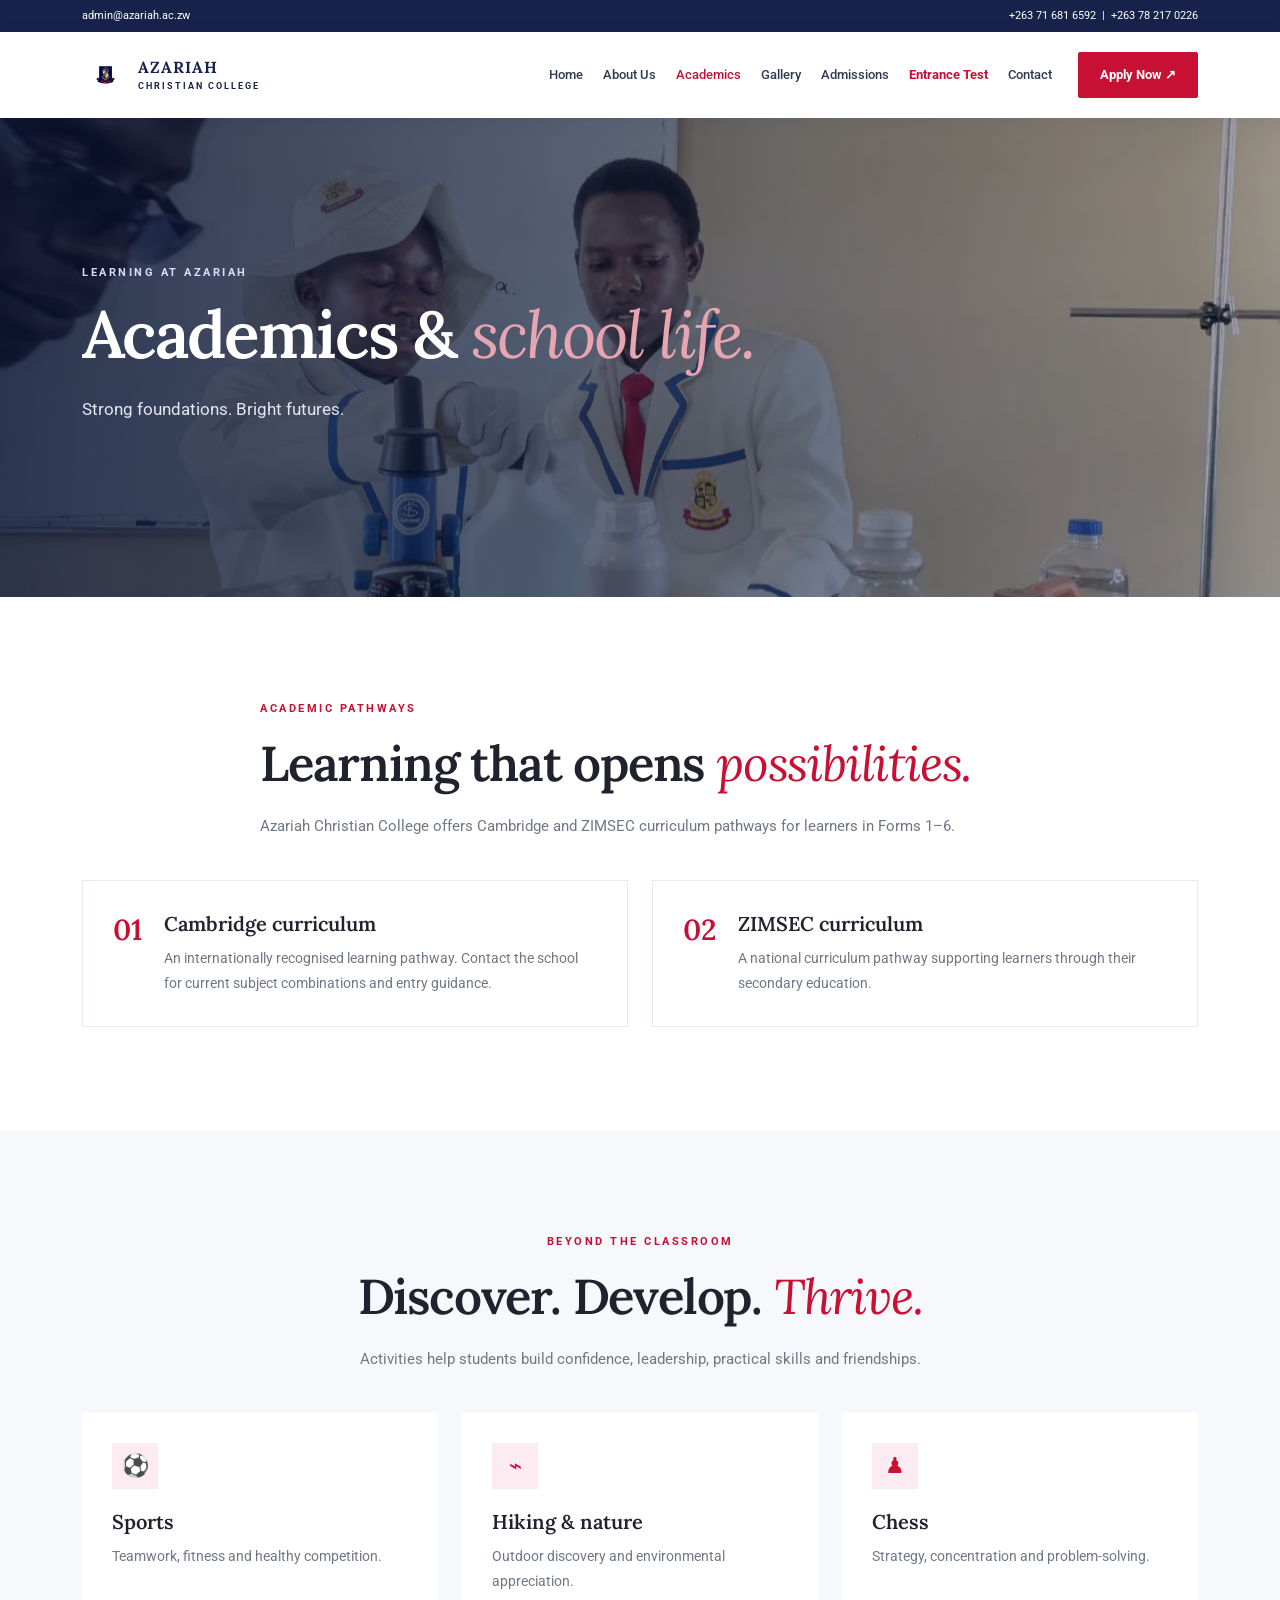
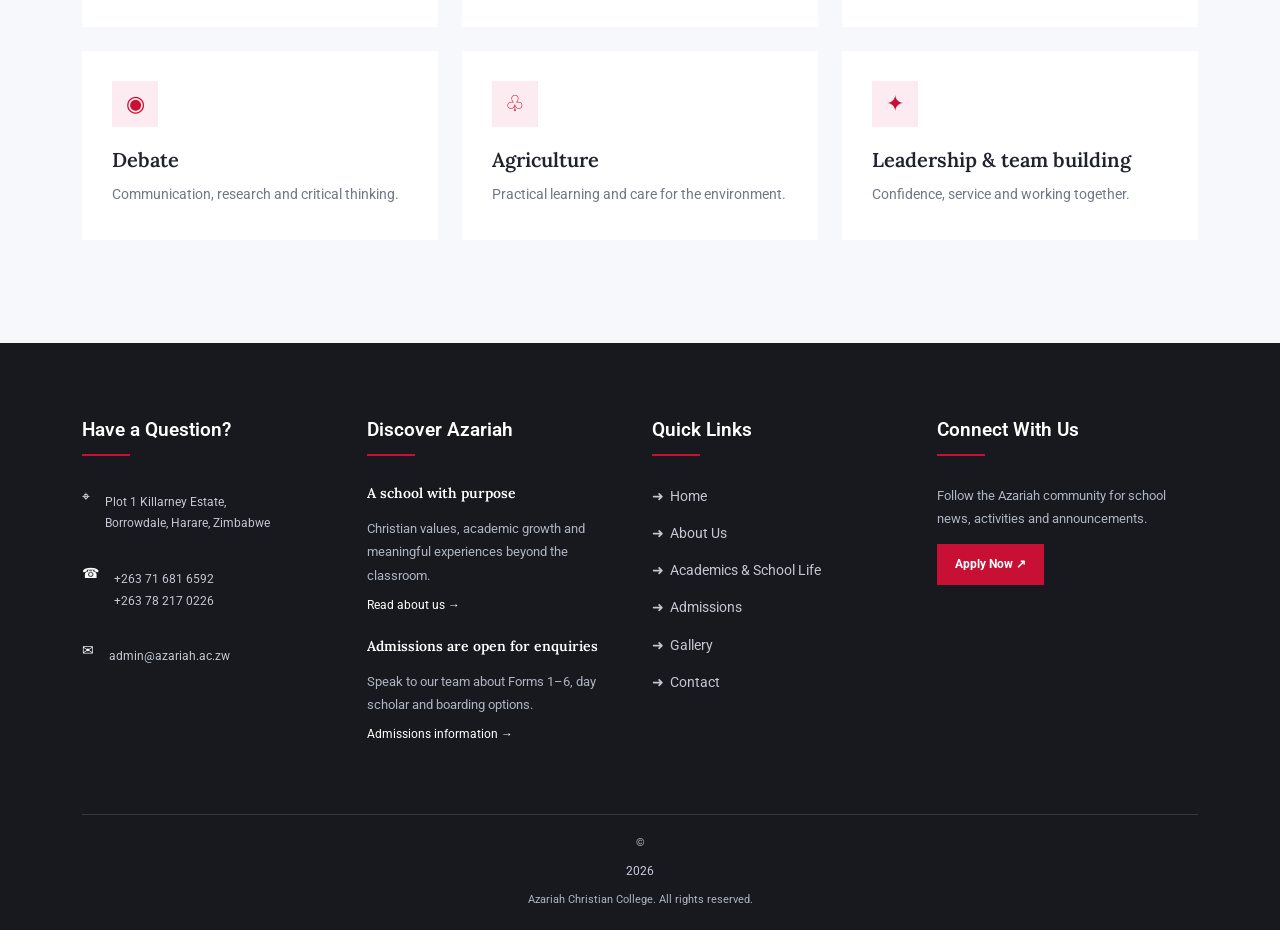
<file: academics.html>
<!DOCTYPE html>
<html lang="en">
 <head>
  <meta charset="utf-8"/>
  <meta content="width=device-width, initial-scale=1" name="viewport"/>
  <meta content="Azariah Christian College &mdash; Empowering Posterity for a Better Tomorrow." name="description"/>
  <title>
   Academics &amp; School Life | Azariah Christian College
  </title>
  <link href="https://fonts.googleapis.com" rel="preconnect"/>
  <link crossorigin="" href="https://fonts.gstatic.com" rel="preconnect"/>
  <link href="https://fonts.googleapis.com/css2?family=Lora:wght@400;500;600;700&amp;family=Roboto:wght@300;400;500;700&amp;display=swap" rel="stylesheet"/>
  <link href="https://cdn.jsdelivr.net/npm/bootstrap@5.3.3/dist/css/bootstrap.min.css" rel="stylesheet"/>
  <link href="assets/css/style.css" rel="stylesheet"/>
   <meta name="robots" content="index, follow"/>
  <link rel="canonical" href="https://azariah.ac.zw/academics.html"/>
 </head>
 <body>
  <div class="topbar">
   <div class="container">
    <span>
     admin@azariah.ac.zw
    </span>
    <span>
     +263 71 681 6592&nbsp; | &nbsp;+263 78 217 0226
    </span>
   </div>
  </div>
  <nav class="navbar navbar-expand-lg navbar-light bg-white sticky-top main-nav">
   <div class="container">
    <a class="navbar-brand d-flex align-items-center gap-2" href="index.html">
     <img class="brand-logo" src="assets/images/logo/azariah-college-crest.webp" alt="Azariah Christian College crest"/>
     <span class="brand-name">
      AZARIAH
      <small>
       CHRISTIAN COLLEGE
      </small>
     </span>
    </a>
    <button aria-controls="mainNav" aria-expanded="false" aria-label="Toggle navigation" class="navbar-toggler" data-bs-target="#mainNav" data-bs-toggle="collapse" type="button">
     <span class="navbar-toggler-icon">
     </span>
    </button>
    <div class="collapse navbar-collapse" id="mainNav">
     <ul class="navbar-nav ms-auto align-items-lg-center">
      <li class="nav-item">
       <a class="nav-link" href="index.html">
        Home
       </a>
      </li>
      <li class="nav-item">
       <a class="nav-link" href="about.html">
        About Us
       </a>
      </li>
      <li class="nav-item">
       <a class="nav-link active" href="academics.html">
        Academics
       </a>
      </li>
      <li class="nav-item">
       <a class="nav-link" href="gallery.html">
        Gallery
       </a>
      </li>
      <li class="nav-item">
       <a class="nav-link" href="admissions.html">
        Admissions
       </a>
      </li>
      <li class="nav-item">
       <a class="nav-link nav-test" href="https://azariah1.pythonanywhere.com/" data-entrance-test target="_blank" rel="noopener">
        Entrance Test
       </a>
      </li>
      <li class="nav-item">
       <a class="nav-link" href="index.html#contact">
        Contact
       </a>
      </li>
     </ul>
     <!-- STUDENT PORTAL button hidden until the portal URL is supplied. Put the URL in href, then remove the comment markers.
     <a class="btn btn-outline-primary ms-lg-2 mt-3 mt-lg-0" href="#" aria-label="Student portal link — add the school portal URL before publishing" title="Portal address to be connected">
      Student Portal ↗
     </a>
     -->
     <a class="btn btn-red ms-lg-3 mt-3 mt-lg-0" href="admissions.html">
      Apply Now &nearrow;
     </a>
    </div>
   </div>
  </nav>
  <header class="page-hero page-hero-academics">
   <div class="container">
    <div class="eyebrow light">
     LEARNING AT AZARIAH
    </div>
    <h1>
     Academics &amp;
     <em>
      school life.
     </em>
    </h1>
    <p>
     Strong foundations. Bright futures.
    </p>
   </div>
  </header>
  <section class="section-pad">
   <div class="container">
    <div class="section-title reveal">
     <div class="eyebrow">
      ACADEMIC PATHWAYS
     </div>
     <h2>
      Learning that opens
      <em>
       possibilities.
      </em>
     </h2>
     <p>
      Azariah Christian College offers Cambridge and ZIMSEC curriculum pathways for learners in Forms 1&ndash;6.
     </p>
    </div>
    <div class="row g-4 mt-3">
     <div class="col-md-6">
      <article class="programme reveal">
       <div class="number">
        01
       </div>
       <div>
        <h3>
         Cambridge curriculum
        </h3>
        <p>
         An internationally recognised learning pathway. Contact the school for current subject combinations and entry guidance.
        </p>
       </div>
      </article>
     </div>
     <div class="col-md-6">
      <article class="programme reveal">
       <div class="number">
        02
       </div>
       <div>
        <h3>
         ZIMSEC curriculum
        </h3>
        <p>
         A national curriculum pathway supporting learners through their secondary education.
        </p>
       </div>
      </article>
     </div>
    </div>
   </div>
  </section>
  <section class="section-pad pale" id="school-life">
   <div class="container">
    <div class="section-title text-center">
     <div class="eyebrow">
      BEYOND THE CLASSROOM
     </div>
     <h2>
      Discover. Develop.
      <em>
       Thrive.
      </em>
     </h2>
     <p>
      Activities help students build confidence, leadership, practical skills and friendships.
     </p>
    </div>
    <div class="row g-4 mt-3">
     <div class="col-sm-6 col-lg-4">
      <article class="feature">
       <span>
        ⚽
       </span>
       <h3>
        Sports
       </h3>
       <p>
        Teamwork, fitness and healthy competition.
       </p>
      </article>
     </div>
     <div class="col-sm-6 col-lg-4">
      <article class="feature">
       <span>
        ⌁
       </span>
       <h3>
        Hiking &amp; nature
       </h3>
       <p>
        Outdoor discovery and environmental appreciation.
       </p>
      </article>
     </div>
     <div class="col-sm-6 col-lg-4">
      <article class="feature">
       <span>
        ♟
       </span>
       <h3>
        Chess
       </h3>
       <p>
        Strategy, concentration and problem-solving.
       </p>
      </article>
     </div>
     <div class="col-sm-6 col-lg-4">
      <article class="feature">
       <span>
        ◉
       </span>
       <h3>
        Debate
       </h3>
       <p>
        Communication, research and critical thinking.
       </p>
      </article>
     </div>
     <div class="col-sm-6 col-lg-4">
      <article class="feature">
       <span>
        ♧
       </span>
       <h3>
        Agriculture
       </h3>
       <p>
        Practical learning and care for the environment.
       </p>
      </article>
     </div>
     <div class="col-sm-6 col-lg-4">
      <article class="feature">
       <span>
        ✦
       </span>
       <h3>
        Leadership &amp; team building
       </h3>
       <p>
        Confidence, service and working together.
       </p>
      </article>
     </div>
    </div>
   </div>
  </section>
  <footer class="site-footer">
   <div class="container">
    <div class="row g-4 footer-main">
     <div class="col-lg-3 col-sm-6">
      <h3>
       Have a Question?
      </h3>
      <span class="footer-rule">
      </span>
      <div class="footer-contact">
       <p>
        &target;
        <span>
         Plot 1 Killarney Estate,
         <br/>
         Borrowdale, Harare, Zimbabwe
        </span>
       </p>
       <p>
        &phone;
        <span>
         +263 71 681 6592
         <br/>
         +263 78 217 0226
        </span>
       </p>
       <p>
        ✉
        <span>
         admin@azariah.ac.zw
        </span>
       </p>
      </div>
     </div>
     <div class="col-lg-3 col-sm-6">
      <h3>
       Discover Azariah
      </h3>
      <span class="footer-rule">
      </span>
      <div class="footer-feature">
       <b>
        A school with purpose
       </b>
       <p>
        Christian values, academic growth and meaningful experiences beyond the classroom.
       </p>
       <a href="about.html">
        Read about us &rarr;
       </a>
      </div>
      <div class="footer-feature">
       <b>
        Admissions are open for enquiries
       </b>
       <p>
        Speak to our team about Forms 1&ndash;6, day scholar and boarding options.
       </p>
       <a href="admissions.html">
        Admissions information &rarr;
       </a>
      </div>
     </div>
     <div class="col-lg-3 col-sm-6">
      <h3>
       Quick Links
      </h3>
      <span class="footer-rule">
      </span>
      <ul class="footer-links">
       <li>
        <a href="index.html">
         ➜ &nbsp;Home
        </a>
       </li>
       <li>
        <a href="about.html">
         ➜ &nbsp;About Us
        </a>
       </li>
       <li>
        <a href="academics.html">
         ➜ &nbsp;Academics &amp; School Life
        </a>
       </li>
       <li>
        <a href="admissions.html">
         ➜ &nbsp;Admissions
        </a>
       </li>
       <li>
        <a href="gallery.html">
         ➜ &nbsp;Gallery
        </a>
       </li>
       <li>
        <a href="index.html#contact">
         ➜ &nbsp;Contact
        </a>
       </li>
      </ul>
     </div>
     <div class="col-lg-3 col-sm-6">
      <h3>
       Connect With Us
      </h3>
      <span class="footer-rule">
      </span>
      <p class="footer-muted">
       Follow the Azariah community for school news, activities and announcements.
      </p>
      <!-- SOCIAL LINKS HIDDEN until real page URLs are supplied. Replace each href="#" below, then remove the comment markers.
      <div class="social-links">
       <a aria-label="Facebook" href="#">
        f
       </a>
       <a aria-label="Instagram" href="#">
        ◎
       </a>
       <a aria-label="YouTube" href="#">
        ▶
       </a>
      </div>
      -->
      <a class="footer-apply" href="admissions.html">
       Apply Now &nearrow;
      </a>
     </div>
    </div>
    <div class="copyright">
     &copy;
     <span id="year">
     </span>
     Azariah Christian College. All rights reserved.
    </div>
   </div>
  </footer>
  <a aria-label="Back to top" class="back-top" href="#">
   &uarr;
  </a>
  <script src="https://cdn.jsdelivr.net/npm/bootstrap@5.3.3/dist/js/bootstrap.bundle.min.js">
  </script>
  <script src="assets/js/main.js">
  </script>
 </body>
</html>
</file>
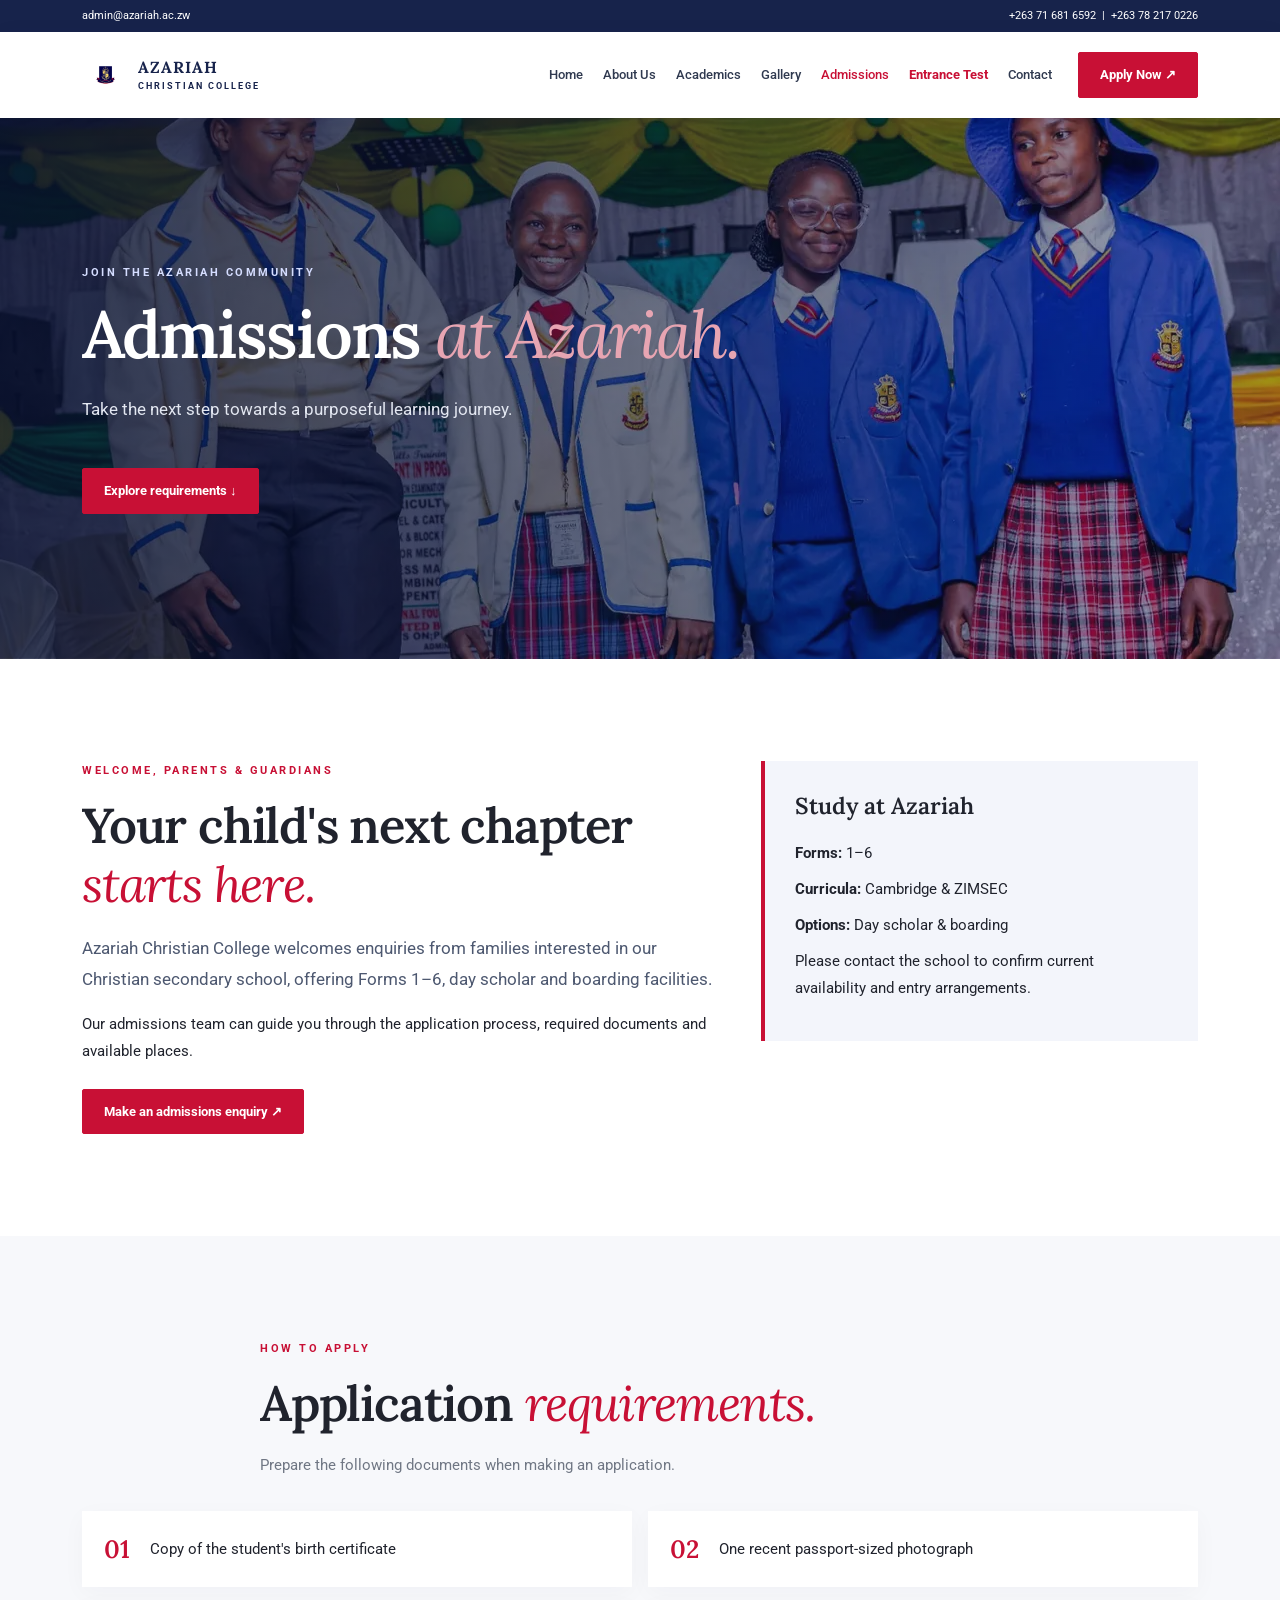
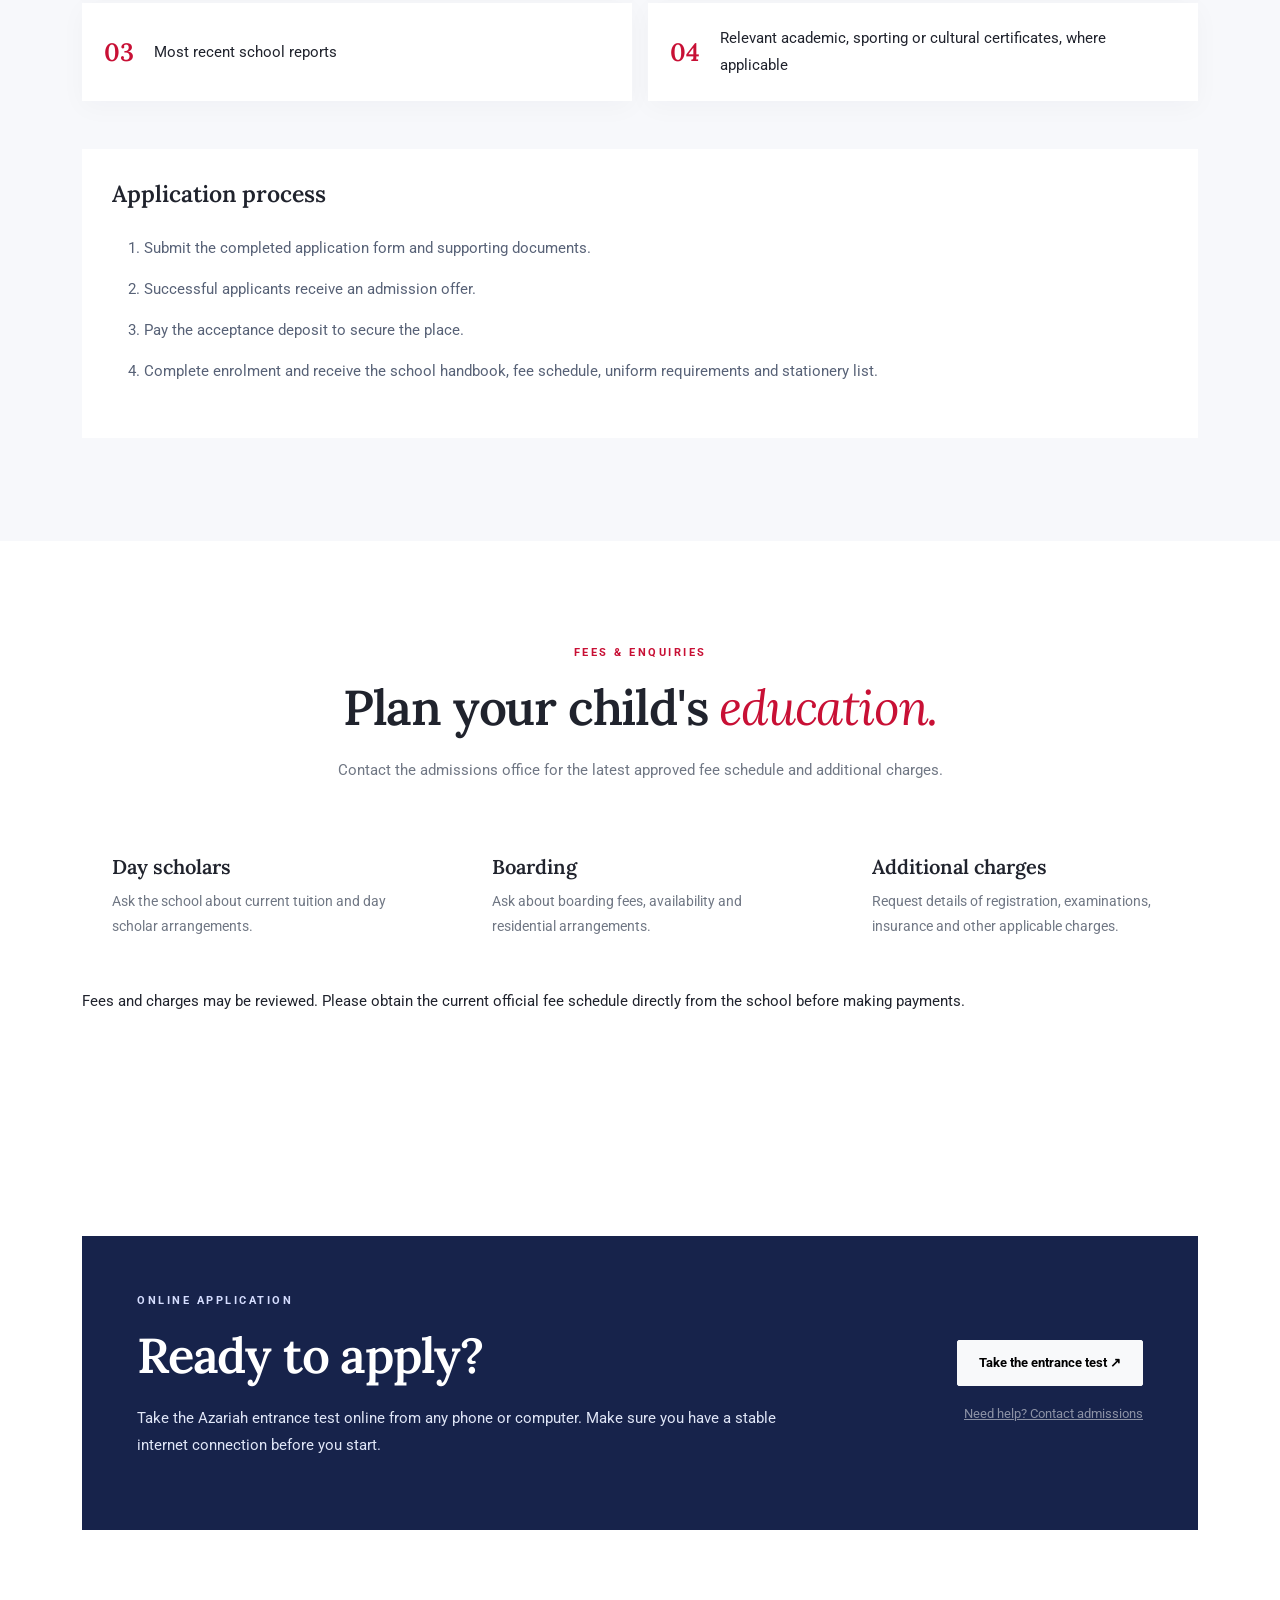
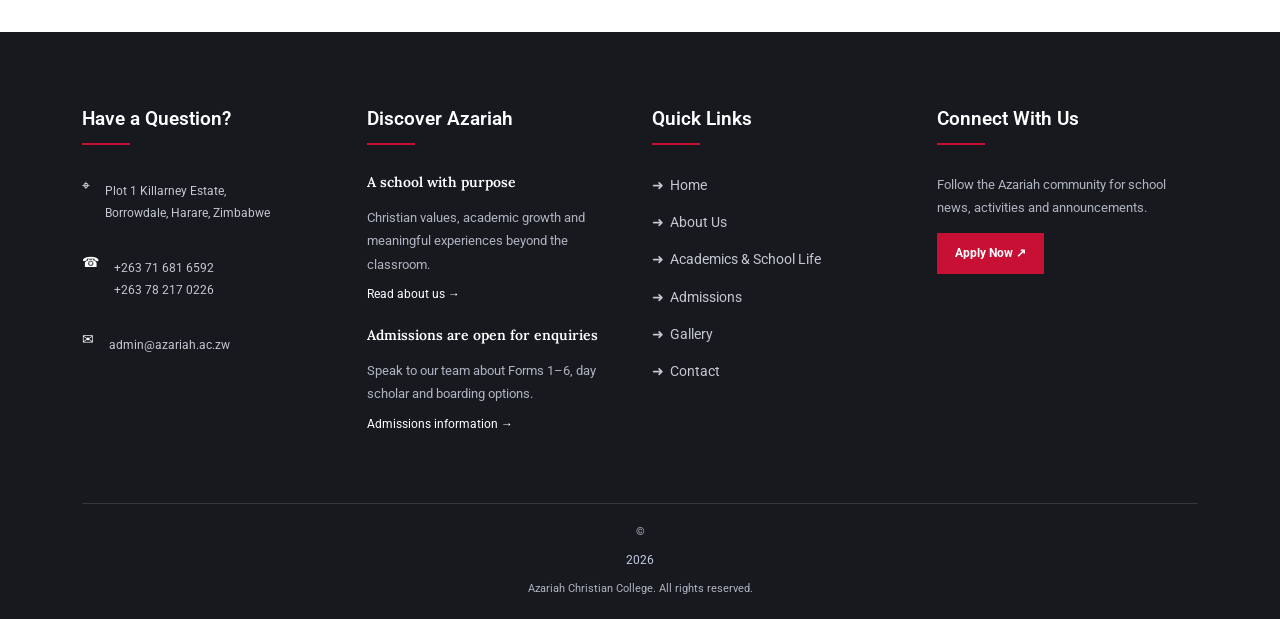
<file: admissions.html>
<!DOCTYPE html>
<html lang="en">
 <head>
  <meta charset="utf-8"/>
  <meta content="width=device-width, initial-scale=1" name="viewport"/>
  <meta content="Azariah Christian College &mdash; Empowering Posterity for a Better Tomorrow." name="description"/>
  <title>
   Admissions | Azariah Christian College
  </title>
  <link href="https://fonts.googleapis.com" rel="preconnect"/>
  <link crossorigin="" href="https://fonts.gstatic.com" rel="preconnect"/>
  <link href="https://fonts.googleapis.com/css2?family=Lora:wght@400;500;600;700&amp;family=Roboto:wght@300;400;500;700&amp;display=swap" rel="stylesheet"/>
  <link href="https://cdn.jsdelivr.net/npm/bootstrap@5.3.3/dist/css/bootstrap.min.css" rel="stylesheet"/>
  <link href="assets/css/style.css" rel="stylesheet"/>
   <meta name="robots" content="index, follow"/>
  <link rel="canonical" href="https://azariah.ac.zw/admissions.html"/>
 </head>
 <body>
  <div class="topbar">
   <div class="container">
    <span>
     admin@azariah.ac.zw
    </span>
    <span>
     +263 71 681 6592&nbsp; | &nbsp;+263 78 217 0226
    </span>
   </div>
  </div>
  <nav class="navbar navbar-expand-lg navbar-light bg-white sticky-top main-nav">
   <div class="container">
    <a class="navbar-brand d-flex align-items-center gap-2" href="index.html">
     <img class="brand-logo" src="assets/images/logo/azariah-college-crest.webp" alt="Azariah Christian College crest"/>
     <span class="brand-name">
      AZARIAH
      <small>
       CHRISTIAN COLLEGE
      </small>
     </span>
    </a>
    <button aria-controls="mainNav" aria-expanded="false" aria-label="Toggle navigation" class="navbar-toggler" data-bs-target="#mainNav" data-bs-toggle="collapse" type="button">
     <span class="navbar-toggler-icon">
     </span>
    </button>
    <div class="collapse navbar-collapse" id="mainNav">
     <ul class="navbar-nav ms-auto align-items-lg-center">
      <li class="nav-item">
       <a class="nav-link" href="index.html">
        Home
       </a>
      </li>
      <li class="nav-item">
       <a class="nav-link" href="about.html">
        About Us
       </a>
      </li>
      <li class="nav-item">
       <a class="nav-link" href="academics.html">
        Academics
       </a>
      </li>
      <li class="nav-item">
       <a class="nav-link" href="gallery.html">
        Gallery
       </a>
      </li>
      <li class="nav-item">
       <a class="nav-link active" href="admissions.html">
        Admissions
       </a>
      </li>
      <li class="nav-item">
       <a class="nav-link nav-test" href="https://azariah1.pythonanywhere.com/" data-entrance-test target="_blank" rel="noopener">
        Entrance Test
       </a>
      </li>
      <li class="nav-item">
       <a class="nav-link" href="index.html#contact">
        Contact
       </a>
      </li>
     </ul>
     <!-- STUDENT PORTAL button hidden until the portal URL is supplied. Put the URL in href, then remove the comment markers.
     <a class="btn btn-outline-primary ms-lg-2 mt-3 mt-lg-0" href="#" aria-label="Student portal link — add the school portal URL before publishing" title="Portal address to be connected">
      Student Portal ↗
     </a>
     -->
     <a class="btn btn-red ms-lg-3 mt-3 mt-lg-0" href="admissions.html">
      Apply Now &nearrow;
     </a>
    </div>
   </div>
  </nav>
  <header class="page-hero page-hero-admissions">
   <div class="container">
    <div class="eyebrow light">
     JOIN THE AZARIAH COMMUNITY
    </div>
    <h1>
     Admissions
     <em>
      at Azariah.
     </em>
    </h1>
    <p>
     Take the next step towards a purposeful learning journey.
    </p>
    <a class="btn btn-red mt-3" href="#requirements">
     Explore requirements &darr;
    </a>
   </div>
  </header>
  <section class="section-pad">
   <div class="container">
    <div class="row g-5">
     <div class="col-lg-7 reveal">
      <div class="eyebrow">
       WELCOME, PARENTS &amp; GUARDIANS
      </div>
      <h2>
       Your child's next chapter
       <em>
        starts here.
       </em>
      </h2>
      <p class="lead-copy">
       Azariah Christian College welcomes enquiries from families interested in our Christian secondary school, offering Forms 1&ndash;6, day scholar and boarding facilities.
      </p>
      <p>
       Our admissions team can guide you through the application process, required documents and available places.
      </p>
      <a class="btn btn-red mt-2" href="mailto:admin@azariah.ac.zw?subject=Admissions%20Enquiry">
       Make an admissions enquiry &nearrow;
      </a>
     </div>
     <div class="col-lg-5 reveal">
      <div class="admission-note">
       <h3>
        Study at Azariah
       </h3>
       <p>
        <b>
         Forms:
        </b>
        1&ndash;6
       </p>
       <p>
        <b>
         Curricula:
        </b>
        Cambridge &amp; ZIMSEC
       </p>
       <p>
        <b>
         Options:
        </b>
        Day scholar &amp; boarding
       </p>
       <p class="small-note">
        Please contact the school to confirm current availability and entry arrangements.
       </p>
      </div>
     </div>
    </div>
   </div>
  </section>
  <section class="section-pad pale" id="requirements">
   <div class="container">
    <div class="section-title">
     <div class="eyebrow">
      HOW TO APPLY
     </div>
     <h2>
      Application
      <em>
       requirements.
      </em>
     </h2>
     <p>
      Prepare the following documents when making an application.
     </p>
    </div>
    <div class="row g-3 mt-3">
     <div class="col-md-6">
      <article class="requirement">
       <b>
        01
       </b>
       <span>
        Copy of the student's birth certificate
       </span>
      </article>
     </div>
     <div class="col-md-6">
      <article class="requirement">
       <b>
        02
       </b>
       <span>
        One recent passport-sized photograph
       </span>
      </article>
     </div>
     <div class="col-md-6">
      <article class="requirement">
       <b>
        03
       </b>
       <span>
        Most recent school reports
       </span>
      </article>
     </div>
     <div class="col-md-6">
      <article class="requirement">
       <b>
        04
       </b>
       <span>
        Relevant academic, sporting or cultural certificates, where applicable
       </span>
      </article>
     </div>
    </div>
    <div class="steps mt-5">
     <h3>
      Application process
     </h3>
     <ol>
      <li>
       Submit the completed application form and supporting documents.
      </li>
      <li>
       Successful applicants receive an admission offer.
      </li>
      <li>
       Pay the acceptance deposit to secure the place.
      </li>
      <li>
       Complete enrolment and receive the school handbook, fee schedule, uniform requirements and stationery list.
      </li>
     </ol>
    </div>
   </div>
  </section>
  <section class="section-pad" id="fees">
   <div class="container">
    <div class="section-title text-center">
     <div class="eyebrow">
      FEES &amp; ENQUIRIES
     </div>
     <h2>
      Plan your child's
      <em>
       education.
      </em>
     </h2>
     <p>
      Contact the admissions office for the latest approved fee schedule and additional charges.
     </p>
    </div>
    <div class="row g-4 mt-3">
     <div class="col-md-4">
      <article class="feature">
       <h3>
        Day scholars
       </h3>
       <p>
        Ask the school about current tuition and day scholar arrangements.
       </p>
      </article>
     </div>
     <div class="col-md-4">
      <article class="feature">
       <h3>
        Boarding
       </h3>
       <p>
        Ask about boarding fees, availability and residential arrangements.
       </p>
      </article>
     </div>
     <div class="col-md-4">
      <article class="feature">
       <h3>
        Additional charges
       </h3>
       <p>
        Request details of registration, examinations, insurance and other applicable charges.
       </p>
      </article>
     </div>
    </div>
    <p class="small-note mt-3">
     Fees and charges may be reviewed. Please obtain the current official fee schedule directly from the school before making payments.
    </p>
   </div>
  </section>
  <section class="cta section-pad">
   <div class="container">
    <div class="cta-panel">
     <div class="row align-items-center g-3">
      <div class="col-lg-8">
       <div class="eyebrow light">
        ONLINE APPLICATION
       </div>
       <h2>
        Ready to apply?
       </h2>
       <p>
        Take the Azariah entrance test online from any phone or computer. Make sure you have a stable internet connection before you start.
       </p>
      </div>
      <div class="col-lg-4 text-lg-end">
       <a class="btn btn-light btn-lg" href="https://azariah1.pythonanywhere.com/" data-entrance-test target="_blank" rel="noopener">
        Take the entrance test &nearrow;
       </a>
       <a class="d-block mt-3 small text-white-50" href="mailto:admin@azariah.ac.zw?subject=Online%20Application%20Enquiry">
        Need help? Contact admissions
       </a>
      </div>
     </div>
    </div>
   </div>
  </section>
  <footer class="site-footer">
   <div class="container">
    <div class="row g-4 footer-main">
     <div class="col-lg-3 col-sm-6">
      <h3>
       Have a Question?
      </h3>
      <span class="footer-rule">
      </span>
      <div class="footer-contact">
       <p>
        &target;
        <span>
         Plot 1 Killarney Estate,
         <br/>
         Borrowdale, Harare, Zimbabwe
        </span>
       </p>
       <p>
        &phone;
        <span>
         +263 71 681 6592
         <br/>
         +263 78 217 0226
        </span>
       </p>
       <p>
        ✉
        <span>
         admin@azariah.ac.zw
        </span>
       </p>
      </div>
     </div>
     <div class="col-lg-3 col-sm-6">
      <h3>
       Discover Azariah
      </h3>
      <span class="footer-rule">
      </span>
      <div class="footer-feature">
       <b>
        A school with purpose
       </b>
       <p>
        Christian values, academic growth and meaningful experiences beyond the classroom.
       </p>
       <a href="about.html">
        Read about us &rarr;
       </a>
      </div>
      <div class="footer-feature">
       <b>
        Admissions are open for enquiries
       </b>
       <p>
        Speak to our team about Forms 1&ndash;6, day scholar and boarding options.
       </p>
       <a href="admissions.html">
        Admissions information &rarr;
       </a>
      </div>
     </div>
     <div class="col-lg-3 col-sm-6">
      <h3>
       Quick Links
      </h3>
      <span class="footer-rule">
      </span>
      <ul class="footer-links">
       <li>
        <a href="index.html">
         ➜ &nbsp;Home
        </a>
       </li>
       <li>
        <a href="about.html">
         ➜ &nbsp;About Us
        </a>
       </li>
       <li>
        <a href="academics.html">
         ➜ &nbsp;Academics &amp; School Life
        </a>
       </li>
       <li>
        <a href="admissions.html">
         ➜ &nbsp;Admissions
        </a>
       </li>
       <li>
        <a href="gallery.html">
         ➜ &nbsp;Gallery
        </a>
       </li>
       <li>
        <a href="index.html#contact">
         ➜ &nbsp;Contact
        </a>
       </li>
      </ul>
     </div>
     <div class="col-lg-3 col-sm-6">
      <h3>
       Connect With Us
      </h3>
      <span class="footer-rule">
      </span>
      <p class="footer-muted">
       Follow the Azariah community for school news, activities and announcements.
      </p>
      <!-- SOCIAL LINKS HIDDEN until real page URLs are supplied. Replace each href="#" below, then remove the comment markers.
      <div class="social-links">
       <a aria-label="Facebook" href="#">
        f
       </a>
       <a aria-label="Instagram" href="#">
        ◎
       </a>
       <a aria-label="YouTube" href="#">
        ▶
       </a>
      </div>
      -->
      <a class="footer-apply" href="admissions.html">
       Apply Now &nearrow;
      </a>
     </div>
    </div>
    <div class="copyright">
     &copy;
     <span id="year">
     </span>
     Azariah Christian College. All rights reserved.
    </div>
   </div>
  </footer>
  <a aria-label="Back to top" class="back-top" href="#">
   &uarr;
  </a>
  <script src="https://cdn.jsdelivr.net/npm/bootstrap@5.3.3/dist/js/bootstrap.bundle.min.js">
  </script>
  <script src="assets/js/main.js">
  </script>
 </body>
</html>
</file>
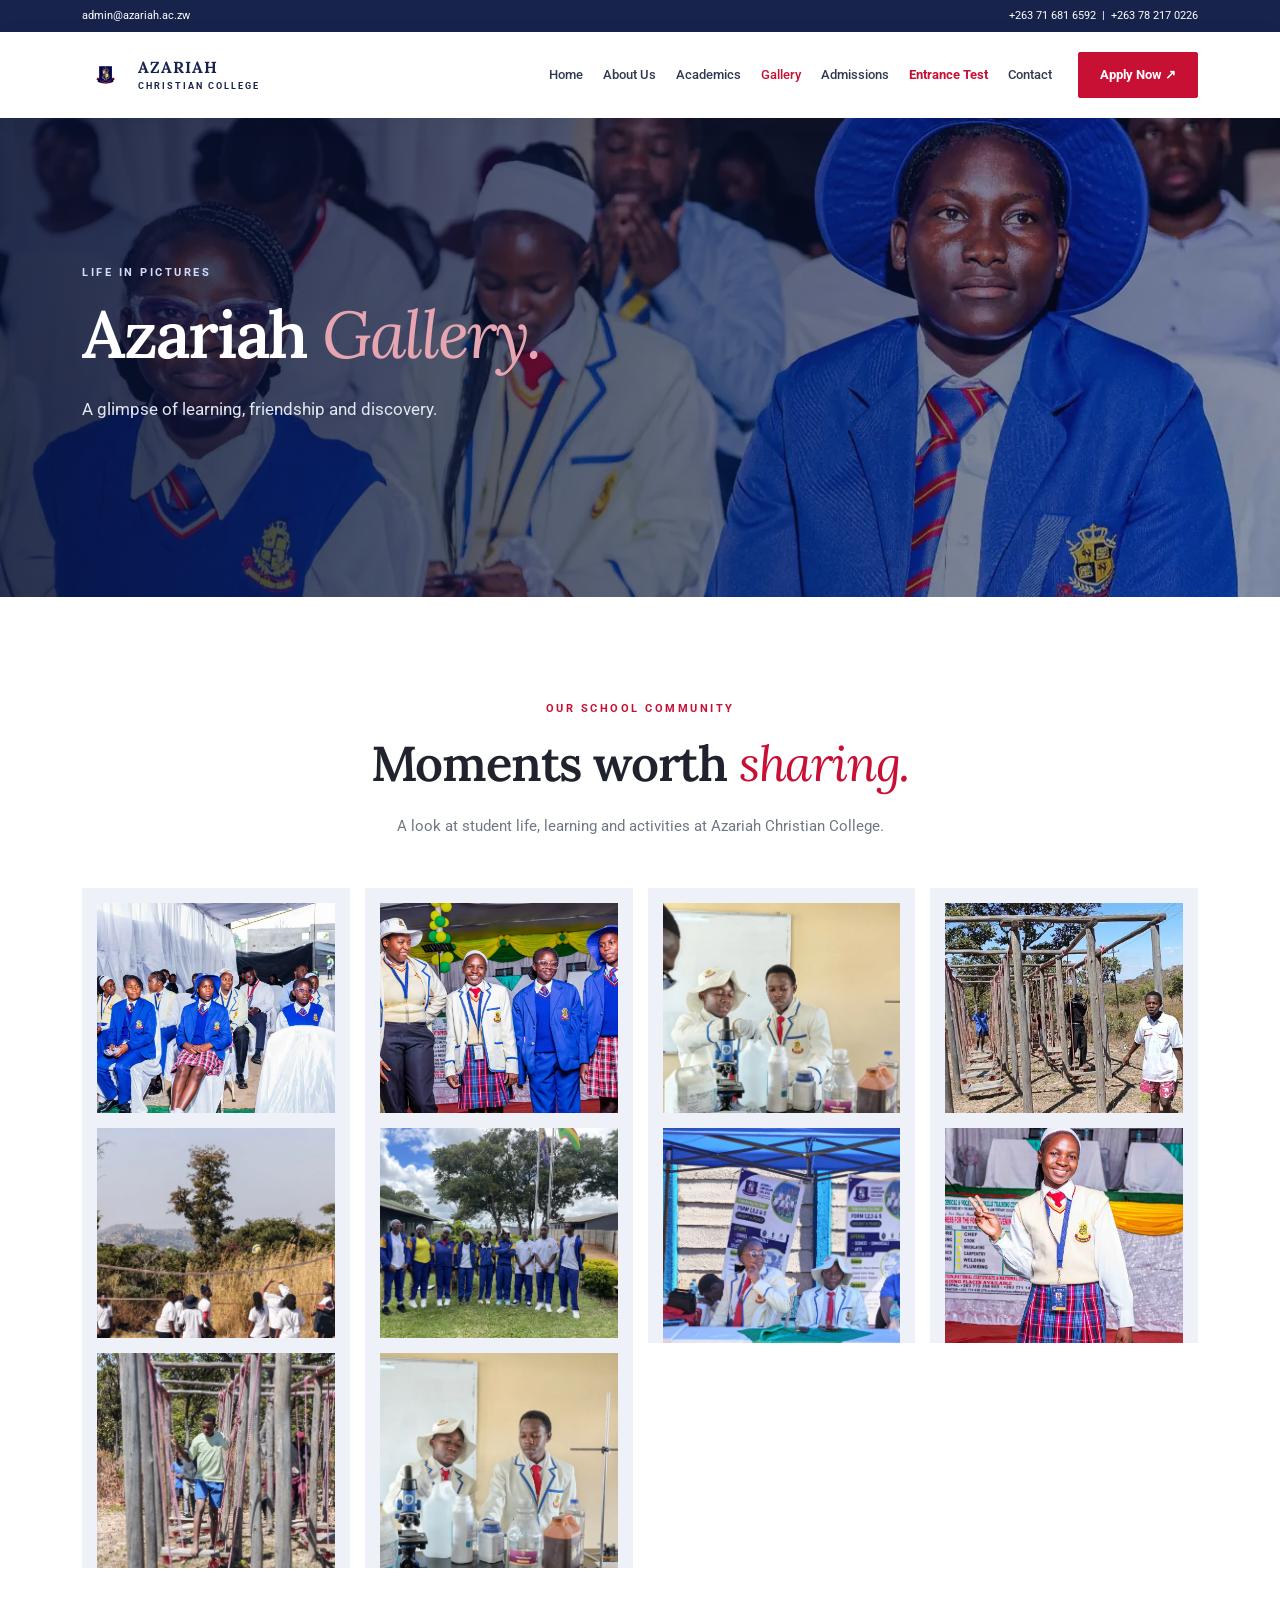
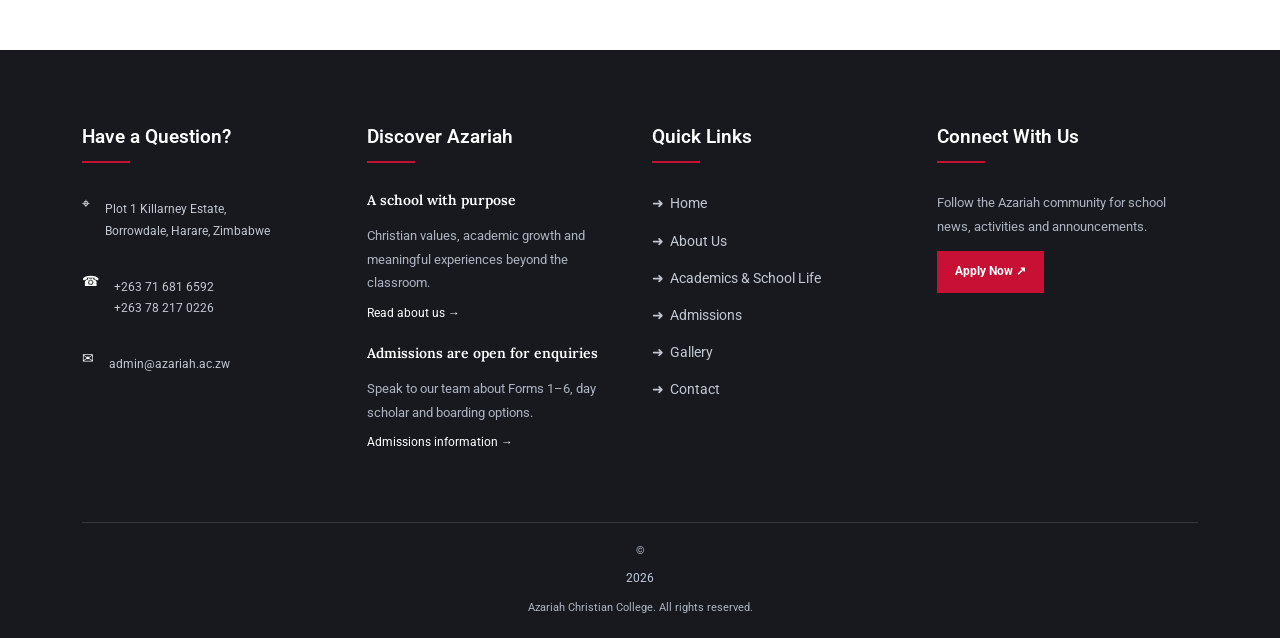
<file: gallery.html>
<!DOCTYPE html>
<html lang="en">
 <head>
  <meta charset="utf-8"/>
  <meta content="width=device-width, initial-scale=1" name="viewport"/>
  <meta content="Azariah Christian College &mdash; Empowering Posterity for a Better Tomorrow." name="description"/>
  <title>
   Gallery | Azariah Christian College
  </title>
  <link href="https://fonts.googleapis.com" rel="preconnect"/>
  <link crossorigin="" href="https://fonts.gstatic.com" rel="preconnect"/>
  <link href="https://fonts.googleapis.com/css2?family=Lora:wght@400;500;600;700&amp;family=Roboto:wght@300;400;500;700&amp;display=swap" rel="stylesheet"/>
  <link href="https://cdn.jsdelivr.net/npm/bootstrap@5.3.3/dist/css/bootstrap.min.css" rel="stylesheet"/>
  <link href="assets/css/style.css" rel="stylesheet"/>
   <meta name="robots" content="index, follow"/>
  <link rel="canonical" href="https://azariah.ac.zw/gallery.html"/>
 </head>
 <body>
  <div class="topbar">
   <div class="container">
    <span>
     admin@azariah.ac.zw
    </span>
    <span>
     +263 71 681 6592&nbsp; | &nbsp;+263 78 217 0226
    </span>
   </div>
  </div>
  <nav class="navbar navbar-expand-lg navbar-light bg-white sticky-top main-nav">
   <div class="container">
    <a class="navbar-brand d-flex align-items-center gap-2" href="index.html">
     <img class="brand-logo" src="assets/images/logo/azariah-college-crest.webp" alt="Azariah Christian College crest"/>
     <span class="brand-name">
      AZARIAH
      <small>
       CHRISTIAN COLLEGE
      </small>
     </span>
    </a>
    <button aria-controls="mainNav" aria-expanded="false" aria-label="Toggle navigation" class="navbar-toggler" data-bs-target="#mainNav" data-bs-toggle="collapse" type="button">
     <span class="navbar-toggler-icon">
     </span>
    </button>
    <div class="collapse navbar-collapse" id="mainNav">
     <ul class="navbar-nav ms-auto align-items-lg-center">
      <li class="nav-item">
       <a class="nav-link" href="index.html">
        Home
       </a>
      </li>
      <li class="nav-item">
       <a class="nav-link" href="about.html">
        About Us
       </a>
      </li>
      <li class="nav-item">
       <a class="nav-link" href="academics.html">
        Academics
       </a>
      </li>
      <li class="nav-item">
       <a class="nav-link active" href="gallery.html">
        Gallery
       </a>
      </li>
      <li class="nav-item">
       <a class="nav-link" href="admissions.html">
        Admissions
       </a>
      </li>
      <li class="nav-item">
       <a class="nav-link nav-test" href="https://azariah1.pythonanywhere.com/" data-entrance-test target="_blank" rel="noopener">
        Entrance Test
       </a>
      </li>
      <li class="nav-item">
       <a class="nav-link" href="index.html#contact">
        Contact
       </a>
      </li>
     </ul>
     <!-- STUDENT PORTAL button hidden until the portal URL is supplied. Put the URL in href, then remove the comment markers.
     <a class="btn btn-outline-primary ms-lg-2 mt-3 mt-lg-0" href="#" aria-label="Student portal link — add the school portal URL before publishing" title="Portal address to be connected">
      Student Portal ↗
     </a>
     -->
     <a class="btn btn-red ms-lg-3 mt-3 mt-lg-0" href="admissions.html">
      Apply Now &nearrow;
     </a>
    </div>
   </div>
  </nav>
  <header class="page-hero page-hero-gallery">
   <div class="container">
    <div class="eyebrow light">
     LIFE IN PICTURES
    </div>
    <h1>
     Azariah
     <em>
      Gallery.
     </em>
    </h1>
    <p>
     A glimpse of learning, friendship and discovery.
    </p>
   </div>
  </header>
  <section class="section-pad">
   <div class="container">
    <div class="section-title text-center">
     <div class="eyebrow">
      OUR SCHOOL COMMUNITY
     </div>
     <h2>
      Moments worth
      <em>
       sharing.
      </em>
     </h2>
     <p>
      A look at student life, learning and activities at Azariah Christian College.
     </p>
    </div>
    <div class="gallery-grid mt-5">
      <figure class="gallery-item">
        <img src="assets/images/events/school-gathering-wide.webp" alt="Students taking part in a school event." loading="lazy">
        <figcaption>
          <strong>School gatherings</strong>
          <span>Students taking part in a school event.</span>
        </figcaption>
      </figure>
      <figure class="gallery-item">
        <img src="assets/images/students/students-group-uniforms.webp" alt="Friendship, confidence and school identity." loading="lazy">
        <figcaption>
          <strong>Student community</strong>
          <span>Friendship, confidence and school identity.</span>
        </figcaption>
      </figure>
      <figure class="gallery-item">
        <img src="assets/images/academics/science-practical-lab-1.webp" alt="Learning through practical experiments." loading="lazy">
        <figcaption>
          <strong>Science practicals</strong>
          <span>Learning through practical experiments.</span>
        </figcaption>
      </figure>
      <figure class="gallery-item">
        <img src="assets/images/activities/outdoor-team-building-course.webp" alt="Building confidence through outdoor challenges." loading="lazy">
        <figcaption>
          <strong>Outdoor learning</strong>
          <span>Building confidence through outdoor challenges.</span>
        </figcaption>
      </figure>
      <figure class="gallery-item">
        <img src="assets/images/activities/students-playing-volleyball.webp" alt="Teamwork and healthy competition." loading="lazy">
        <figcaption>
          <strong>Sports</strong>
          <span>Teamwork and healthy competition.</span>
        </figcaption>
      </figure>
      <figure class="gallery-item">
        <img src="assets/images/campus/students-on-campus-grounds.webp" alt="Students enjoying the school environment." loading="lazy">
        <figcaption>
          <strong>Campus life</strong>
          <span>Students enjoying the school environment.</span>
        </figcaption>
      </figure>
      <figure class="gallery-item">
        <img src="assets/images/events/school-enrolment-display.webp" alt="Meet the Azariah school community." loading="lazy">
        <figcaption>
          <strong>Admissions</strong>
          <span>Meet the Azariah school community.</span>
        </figcaption>
      </figure>
      <figure class="gallery-item">
        <img src="assets/images/students/student-portrait-cream-uniform.webp" alt="Celebrating the individuality of every learner." loading="lazy">
        <figcaption>
          <strong>Student achievement</strong>
          <span>Celebrating the individuality of every learner.</span>
        </figcaption>
      </figure>
      <figure class="gallery-item">
        <img src="assets/images/activities/outdoor-rope-course-student.webp" alt="Developing resilience and cooperation." loading="lazy">
        <figcaption>
          <strong>Team building</strong>
          <span>Developing resilience and cooperation.</span>
        </figcaption>
      </figure>
      <figure class="gallery-item">
        <img src="assets/images/academics/science-practical-lab-2.webp" alt="Exploring science beyond the textbook." loading="lazy">
        <figcaption>
          <strong>Hands-on learning</strong>
          <span>Exploring science beyond the textbook.</span>
        </figcaption>
      </figure>
    </div>
   </div>
  </section>
  <footer class="site-footer">
   <div class="container">
    <div class="row g-4 footer-main">
     <div class="col-lg-3 col-sm-6">
      <h3>
       Have a Question?
      </h3>
      <span class="footer-rule">
      </span>
      <div class="footer-contact">
       <p>
        &target;
        <span>
         Plot 1 Killarney Estate,
         <br/>
         Borrowdale, Harare, Zimbabwe
        </span>
       </p>
       <p>
        &phone;
        <span>
         +263 71 681 6592
         <br/>
         +263 78 217 0226
        </span>
       </p>
       <p>
        ✉
        <span>
         admin@azariah.ac.zw
        </span>
       </p>
      </div>
     </div>
     <div class="col-lg-3 col-sm-6">
      <h3>
       Discover Azariah
      </h3>
      <span class="footer-rule">
      </span>
      <div class="footer-feature">
       <b>
        A school with purpose
       </b>
       <p>
        Christian values, academic growth and meaningful experiences beyond the classroom.
       </p>
       <a href="about.html">
        Read about us &rarr;
       </a>
      </div>
      <div class="footer-feature">
       <b>
        Admissions are open for enquiries
       </b>
       <p>
        Speak to our team about Forms 1&ndash;6, day scholar and boarding options.
       </p>
       <a href="admissions.html">
        Admissions information &rarr;
       </a>
      </div>
     </div>
     <div class="col-lg-3 col-sm-6">
      <h3>
       Quick Links
      </h3>
      <span class="footer-rule">
      </span>
      <ul class="footer-links">
       <li>
        <a href="index.html">
         ➜ &nbsp;Home
        </a>
       </li>
       <li>
        <a href="about.html">
         ➜ &nbsp;About Us
        </a>
       </li>
       <li>
        <a href="academics.html">
         ➜ &nbsp;Academics &amp; School Life
        </a>
       </li>
       <li>
        <a href="admissions.html">
         ➜ &nbsp;Admissions
        </a>
       </li>
       <li>
        <a href="gallery.html">
         ➜ &nbsp;Gallery
        </a>
       </li>
       <li>
        <a href="index.html#contact">
         ➜ &nbsp;Contact
        </a>
       </li>
      </ul>
     </div>
     <div class="col-lg-3 col-sm-6">
      <h3>
       Connect With Us
      </h3>
      <span class="footer-rule">
      </span>
      <p class="footer-muted">
       Follow the Azariah community for school news, activities and announcements.
      </p>
      <!-- SOCIAL LINKS HIDDEN until real page URLs are supplied. Replace each href="#" below, then remove the comment markers.
      <div class="social-links">
       <a aria-label="Facebook" href="#">
        f
       </a>
       <a aria-label="Instagram" href="#">
        ◎
       </a>
       <a aria-label="YouTube" href="#">
        ▶
       </a>
      </div>
      -->
      <a class="footer-apply" href="admissions.html">
       Apply Now &nearrow;
      </a>
     </div>
    </div>
    <div class="copyright">
     &copy;
     <span id="year">
     </span>
     Azariah Christian College. All rights reserved.
    </div>
   </div>
  </footer>
  <a aria-label="Back to top" class="back-top" href="#">
   &uarr;
  </a>
  <script src="https://cdn.jsdelivr.net/npm/bootstrap@5.3.3/dist/js/bootstrap.bundle.min.js">
  </script>
  <script src="assets/js/main.js">
  </script>
 </body>
</html>
</file>
<file: assets/css/style.css>
/* =========================================================
   AZARIAH CHRISTIAN COLLEGE WEBSITE STYLESHEET
   Main colours, layout, components and responsive rules
   Edit the variables in :root to update the site palette.
   ========================================================= */

:root {
    --red:#c81035;
    --blue:#294ed0;
    --navy:#203c91;
    --ink:#20283a;
    --muted:#697386;
    --pale:#f3f5fb
}

* {
    box-sizing:border-box
}

html {
    scroll-behavior:smooth;
    scroll-padding-top:90px
}

body {
    font-family:Roboto,Arial,sans-serif;
    color:var(--ink);
    font-size:15px;
    line-height:1.8;
    overflow-x:hidden
}

.container {
    width:min(100% - 32px,1140px)
}

.topbar {
    background:var(--navy);
    color:#fff;
    font-size:11px;
    padding:6px 0
}

.topbar .container {
    display:flex;
    justify-content:space-between;
    gap:12px;
    flex-wrap:wrap
}

.main-nav {
    box-shadow:0 3px 20px #17234a0d;
    padding:12px 0
}

.brand-mark {
    width:42px;
    height:42px;
    border:2px solid var(--red);
    color:var(--red);
    display:grid;
    place-items:center;
    font:700 26px Lora
}

.brand-name {
    font:700 16px Lora;
    letter-spacing:1px;
    color:var(--navy);
    line-height:1.2
}

.brand-name small {
    display:block;
    font:700 9px Roboto;
    letter-spacing:2px;
    margin-top:4px
}

.nav-link {
    font-size:13px;
    font-weight:500;
    padding:10px 10px!important;
    color:#303a50!important
}

.nav-link:hover,.nav-link.active {
    color:var(--red)!important
}

.btn {
    border-radius:2px;
    font-size:13px;
    font-weight:700;
    padding:12px 21px
}

.btn-red {
    background:var(--red);
    color:white;
    border:1px solid var(--red)
}

.btn-red:hover {
    background:#a50d2b;
    color:#fff
}

.hero {
    min-height:650px;
    min-height:clamp(570px,78vh,820px);
    display:flex;
    align-items:center;
    position:relative;
    color:#fff;
    background:linear-gradient(90deg,#101c3ded,#15254a9c 65%,#1a2a4b50)
}

.hero-copy {
    max-width:760px;
    padding:75px 0
}

.eyebrow {
    font-size:11px;
    letter-spacing:2.5px;
    font-weight:700;
    color:var(--red);
    margin-bottom:15px
}

.eyebrow.light {
    color:#d5ddff
}

.hero h1,.page-hero h1 {
    font:600 clamp(42px,6vw,76px)/1.12 Lora;
    letter-spacing:-2px;
    margin:0 0 22px
}

.hero h1 em,.page-hero h1 em {
    color:#e7a5b2;
    font-weight:400
}

.hero p,.page-hero p {
    font-size:17px;
    color:#e3e7f1;
    max-width:620px;
    margin-bottom:28px
}

.hero-note {
    font-size:10px;
    letter-spacing:3px;
    margin-top:55px;
    color:#d9deeb
}

.hero-count {
    position:absolute;
    right:5%;
    bottom:35px;
    color:#fff;
    font-size:11px
}

.hero-count span {
    display:inline-block;
    width:65px;
    height:1px;
    background:#ffffff88;
    vertical-align:middle;
    margin:0 10px
}

.section-pad {
    padding:clamp(65px,8vw,105px) 0
}

.section-pad h2 {
    font:600 clamp(32px,4.2vw,49px)/1.2 Lora;
    letter-spacing:-1.2px;
    margin-bottom:20px
}

.section-pad h2 em {
    color:var(--red);
    font-weight:400
}

.lead-copy {
    font-size:17px;
    color:#4d5870
}

.image-placeholder {
    background:linear-gradient(135deg,#e1e7f2,#aebbd5);
    display:grid;
    place-items:center;
    text-align:center;
    color:#5e6e8b;
    font-size:12px;
    font-weight:700;
    letter-spacing:1px;
    min-height:300px;
    padding:20px
}

.image-placeholder small {
    display:block;
    font-weight:400;
    letter-spacing:0
}

.campus {
    min-height:410px
}

.activity {
    min-height:390px
}

.stats {
    background:var(--navy);
    color:#fff;
    padding:32px 0
}

.stats b {
    display:block;
    font:700 21px Lora
}

.stats span {
    font-size:11px;
    color:#d6def7
}

.pale {
    background:var(--pale)
}

.section-title {
    max-width:760px;
    margin:0 auto
}

.section-title p {
    color:var(--muted)
}

.feature {
    background:#fff;
    padding:30px;
    height:100%;
    border-bottom:3px solid transparent;
    transition:.3s
}

.feature:hover {
    transform:translateY(-6px);
    border-color:var(--red);
    box-shadow:0 15px 35px #1b2a4a12
}

.feature>span {
    width:46px;
    height:46px;
    background:#fcebf0;
    color:var(--red);
    display:grid;
    place-items:center;
    font-size:22px;
    margin-bottom:20px
}

.feature h3,.programme h3 {
    font:600 20px Lora
}

.feature p,.programme p {
    font-size:14px;
    color:var(--muted);
    margin:10px 0 0
}

.text-link {
    color:var(--red);
    text-decoration:none;
    font-weight:700;
    font-size:13px
}

.gallery-tile {
    min-height:230px
}

.cta-panel {
    background:var(--navy);
    padding:clamp(28px,5vw,55px);
    color:#fff
}

.cta-panel h2 {
    color:#fff
}

.cta-panel p {
    color:#e0e6f7
}

.contact b {
    font:600 16px Lora;
    color:var(--navy)
}

.contact p {
    font-size:13px;
    color:var(--muted)
}

.page-hero {
    background:linear-gradient(90deg,#101c3ded,#203c91b8);
    padding:clamp(85px,12vw,145px) 0;
    color:#fff
}

.page-hero h1 {
    font-size:clamp(40px,5.5vw,66px)
}

.programme {
    display:flex;
    gap:22px;
    padding:30px;
    border:1px solid #e5e9f1;
    height:100%;
    background:#fff
}

.number {
    font:600 29px Lora;
    color:var(--red)
}

.admission-note {
    background:#f3f5fb;
    border-left:4px solid var(--red);
    padding:30px
}

.admission-note h3,.steps h3 {
    font:600 23px Lora;
    margin-bottom:20px
}

.admission-note p {
    margin-bottom:9px
}

.requirement {
    display:flex;
    align-items:center;
    gap:20px;
    background:#fff;
    padding:22px;
    height:100%;
    box-shadow:0 6px 25px #1b2a4a08
}

.requirement b {
    font:600 25px Lora;
    color:var(--red)
}

.steps {
    background:#fff;
    padding:30px
}

.steps li {
    padding:7px 0;
    color:#586277
}

.gallery-grid {
    display:grid;
    grid-template-columns:repeat(4,minmax(0,1fr));
    grid-auto-rows:210px;
    gap:15px
}

.gallery-item {
    background:linear-gradient(135deg,#dfe5f2,#aebbd5);
    display:grid;
    place-items:center;
    text-align:center;
    color:#63728d;
    font-size:12px;
    font-weight:700;
    letter-spacing:1px;
    padding:15px;
    transition:.3s
}

.gallery-item:hover {
    transform:scale(1.02)
}

.gallery-item.g1 {
    grid-column:span 2;
    grid-row:span 2
}

footer {
    background:#17234b;
    color:#fff;
    padding:60px 0 20px
}

footer .footer-brand {
    color:#fff;
    margin-bottom:15px
}

footer p,footer span,footer a {
    font-size:12px;
    color:#c4cce0
}

footer b {
    display:block;
    font:600 15px Lora;
    margin-bottom:15px
}

footer a,footer span {
    display:block;
    text-decoration:none;
    margin:8px 0
}

footer a:hover {
    color:#fff
}

.copyright {
    border-top:1px solid #ffffff20;
    margin-top:38px;
    padding-top:16px;
    font-size:11px;
    color:#aeb8d2
}

.back-top {
    position:fixed;
    right:18px;
    bottom:18px;
    background:var(--red);
    color:white;
    width:42px;
    height:42px;
    display:grid;
    place-items:center;
    text-decoration:none;
    opacity:0;
    pointer-events:none;
    z-index:20;
    transition:.3s
}

.back-top.show {
    opacity:1;
    pointer-events:auto
}

.reveal {
    opacity:0;
    transform:translateY(22px);
    transition:.7s ease
}

.reveal.visible {
    opacity:1;
    transform:none
}

@media(min-width:1400px) {
    .container {
        max-width:1200px
    }
    .hero-copy {
        max-width:800px
    }
}

@media(max-width:991.98px) {
    .navbar-collapse {
        padding:15px 0
    }
    .navbar-nav .nav-link {
        padding:9px 0!important
    }
    .main-nav .btn {
        display:inline-block
    }
    .hero {
        min-height:610px
    }
    .gallery-grid {
        grid-template-columns:repeat(2,minmax(0,1fr));
        grid-auto-rows:190px
    }
}

@media(max-width:575.98px) {
    body {
        font-size:14px
    }
    .container {
        width:min(100% - 28px,100%)
    }
    .topbar {
        font-size:10px
    }
    .topbar .container {
        justify-content:center;
        text-align:center
    }
    .brand-mark {
        width:36px;
        height:36px;
        font-size:22px
    }
    .brand-name {
        font-size:13px
    }
    .brand-name small {
        font-size:8px
    }
    .hero {
        min-height:620px;
        background-position:58% center
    }
    .hero-copy {
        padding:65px 0
    }
    .hero h1 {
        font-size:clamp(39px,11vw,54px);
        letter-spacing:-1.3px
    }
    .hero p,.page-hero p {
        font-size:15px
    }
    .hero-note {
        font-size:9px;
        letter-spacing:1.8px;
        margin-top:40px
    }
    .hero-count {
        bottom:18px
    }
    .section-pad {
        padding:65px 0
    }
    .campus {
        min-height:300px
    }
    .activity {
        min-height:280px
    }
    .image-placeholder {
        min-height:240px
    }
    .stats {
        padding:25px 0
    }
    .stats b {
        font-size:17px
    }
    .stats span {
        font-size:10px
    }
    .feature {
        padding:24px
    }
    .page-hero {
        padding:80px 0
    }
    .page-hero h1 {
        font-size:43px
    }
    .programme {
        padding:22px;
        gap:15px
    }
    .gallery-grid {
        grid-template-columns:repeat(2,minmax(0,1fr));
        grid-auto-rows:145px;
        gap:9px
    }
    .gallery-item.g1 {
        grid-column:span 2;
        grid-row:span 1
    }
    .requirement {
        padding:17px
    }
    .steps {
        padding:22px
    }
    .cta-panel {
        padding:30px 23px
    }
    .cta-panel h2 {
        font-size:34px
    }
    footer {
        padding-top:45px
    }
}

/* Refined visual direction inspired by the supplied education-site reference */
:root {
    --red:#c81035;
    --blue:#294ed0;
    --navy:#17234b;
    --ink:#20232d;
    --muted:#707784;
    --pale:#f7f8fb
}

body {
    font-family:Roboto,Arial,sans-serif
}

h1,h2,h3,.brand-name {
    font-family:"Lora",Georgia,serif
}

.section-intro {
    font-size:17px;
    color:var(--muted);
    max-width:700px
}

.offer-section {
    background:#fff
}

.offer-photo {
    min-height:620px
}

.offer-item {
    display:flex;
    gap:17px;
    align-items:flex-start
}

.offer-icon {
    flex:0 0 58px;
    width:58px;
    height:58px;
    border-radius:50%;
    background:var(--red);
    color:#fff;
    display:grid;
    place-items:center;
    font-size:24px
}

.offer-item h3 {
    font:500 19px Roboto,Arial,sans-serif;
    margin:2px 0 7px
}

.offer-item p {
    font-size:14px;
    color:var(--muted);
    margin:0
}

.campus-feature {
    padding:85px 0;
    background:linear-gradient(100deg,#17234beF,#17234bdc),url('../images/campus/students-on-campus-grounds.webp') center/cover;
    color:#fff
}

.campus-feature h2 {
    font:600 clamp(32px,4vw,48px)/1.2 Lora;
    margin:0 0 20px
}

.campus-feature h2 em {
    color:#f0a8b8;
    font-weight:400
}

.campus-feature p {
    color:#e0e5f2;
    font-size:16px
}

.video-placeholder {
    min-height:390px;
    position:relative;
    border-radius:10px;
    overflow:hidden;
    background:linear-gradient(135deg,#65779b,#293c6c)
}

.play-button {
    position:absolute;
    width:70px;
    height:70px;
    border-radius:50%;
    background:#fff;
    color:var(--red);
    display:grid;
    place-items:center;
    font-size:23px;
    box-shadow:0 8px 30px #0003
}

.events-section {
    background:#fff
}

.event-card {
    height:100%;
    background:#fff;
    box-shadow:0 8px 35px #17234b12;
    transition:.3s
}

.event-card:hover {
    transform:translateY(-7px);
    box-shadow:0 15px 35px #17234b20
}

.event-image {
    min-height:230px
}

.event-content {
    padding:24px
}

.event-tag {
    font-size:10px;
    font-weight:700;
    letter-spacing:1.8px;
    color:var(--red)
}

.event-content h3 {
    font:600 21px Lora;
    margin:10px 0
}

.event-content p {
    color:var(--muted);
    font-size:14px
}

.event-content a {
    font-size:13px;
    font-weight:700;
    color:var(--red);
    text-decoration:none
}

.enquiry-band {
    padding:85px 0;
    background:linear-gradient(105deg,#17234bf0,#294ed0d9),url('../images/events/school-gathering-wide.webp') center/cover;
    color:#fff
}

.enquiry-band h2 {
    font:600 clamp(32px,4vw,48px)/1.2 Lora;
    margin-bottom:18px
}

.enquiry-band h2 em {
    color:#f0a8b8;
    font-weight:400
}

.enquiry-band p {
    color:#e3e8f5
}

.enquiry-note {
    font-size:12px;
    opacity:.8
}

.enquiry-form {
    padding:30px;
    background:#ffffff12;
    border:1px solid #ffffff38;
    backdrop-filter:blur(6px)
}

.enquiry-form label {
    display:block;
    font-size:12px;
    margin:0 0 7px;
    color:#fff
}

.enquiry-form input,.enquiry-form select,.enquiry-form textarea {
    width:100%;
    background:transparent;
    border:0;
    border-bottom:1px solid #ffffff75;
    padding:10px 2px;
    color:#fff;
    outline:none;
    border-radius:0
}

.enquiry-form input::placeholder,.enquiry-form textarea::placeholder {
    color:#e3e8f5
}

.enquiry-form select option {
    color:#20232d
}

.enquiry-form button {
    margin-top:8px
}

.site-footer {
    background:#17191f;
    color:#fff;
    padding:75px 0 20px
}

.site-footer h3 {
    font:600 19px Roboto,Arial,sans-serif;
    margin:0 0 13px
}

.footer-rule {
    display:block;
    width:48px;
    height:2px;
    background:var(--red);
    margin-bottom:28px
}

.footer-contact p {
    display:flex;
    gap:15px;
    color:#fff;
    font-size:14px;
    margin-bottom:18px
}

.footer-contact p>span {
    color:#c4c8d2
}

.footer-feature {
    margin-bottom:20px
}

.footer-feature b {
    font-size:14px
}

.footer-feature p,.footer-muted {
    font-size:13px;
    color:#aeb4c1;
    margin:5px 0
}

.footer-feature a {
    color:#fff;
    font-size:12px;
    text-decoration:none
}

.footer-links {
    list-style:none;
    padding:0;
    margin:0
}

.footer-links li {
    margin:0 0 12px
}

.footer-links a {
    color:#c4c8d2;
    text-decoration:none;
    font-size:14px
}

.footer-links a:hover,.footer-feature a:hover {
    color:#fff
}

.social-links {
    display:flex;
    gap:12px;
    margin:22px 0
}

.social-links a {
    width:43px;
    height:43px;
    border-radius:50%;
    background:#292c34;
    color:#fff;
    display:grid;
    place-items:center;
    text-decoration:none;
    font-weight:700
}

.social-links a:hover {
    background:var(--red)
}

.footer-apply {
    display:inline-block;
    margin-top:8px;
    padding:10px 18px;
    background:var(--red);
    color:#fff;
    text-decoration:none;
    font-size:12px;
    font-weight:700
}

.copyright {
    border-top:1px solid #ffffff20;
    margin-top:48px;
    padding-top:18px;
    text-align:center;
    font-size:11px;
    color:#aeb4c1
}

@media(max-width:991.98px) {
    .offer-photo {
        min-height:420px
    }
    .campus-feature {
        padding:65px 0
    }
    .enquiry-band {
        padding:65px 0
    }
}

@media(max-width:575.98px) {
    .offer-photo {
        min-height:290px
    }
    .offer-icon {
        flex-basis:48px;
        width:48px;
        height:48px
    }
    .offer-item h3 {
        font-size:17px
    }
    .video-placeholder {
        min-height:250px
    }
    .event-image {
        min-height:180px
    }
    .enquiry-form {
        padding:20px
    }
    .site-footer {
        padding:55px 0 18px
    }
    .footer-rule {
        margin-bottom:18px
    }
}


/* =========================================================
   SCHOOL PHOTOGRAPHS
   Images are stored in assets/images by subject.
   Replace the filename in the HTML when changing a photo.
   ========================================================= */

.brand-logo {
    display: block;
    width: 48px;
    height: 52px;
    object-fit: contain;
    flex: 0 0 auto;
}

.section-photo {
    display: block;
    width: 100%;
    height: auto;
    object-fit: cover;
    border-radius: 2px;
}

.campus-photo {
    min-height: 300px;
    max-height: 460px;
}

.activity-photo {
    min-height: 300px;
    max-height: 460px;
}

.gallery-tile {
    height: 230px;
}

.offer-photo {
    min-height: 300px;
    max-height: 480px;
}

.event-image {
    width: 100%;
    height: 220px;
    object-fit: cover;
}

.gallery-item {
    position: relative;
    overflow: hidden;
    margin: 0;
    background: #eef1f7;
    min-height: 230px;
}

.gallery-item img {
    display: block;
    width: 100%;
    height: 100%;
    min-height: 230px;
    object-fit: cover;
    transition: transform .45s ease;
}

.gallery-item:hover img {
    transform: scale(1.04);
}

.gallery-item figcaption {
    display: flex;
    flex-direction: column;
    gap: 3px;
    padding: 14px 16px;
    background: #fff;
}

.gallery-item figcaption strong {
    color: var(--navy);
    font-family: Lora, Georgia, serif;
    font-size: 16px;
}

.gallery-item figcaption span {
    color: var(--muted);
    font-size: 12px;
}

@media (max-width: 575.98px) {
    .brand-logo {
        width: 40px;
        height: 44px;
    }

    .gallery-tile {
        height: 180px;
    }
}


/* Page-specific hero photography */
.hero-home {
    background-image:
        linear-gradient(90deg, rgba(8, 17, 48, .84), rgba(8, 17, 48, .38) 62%, rgba(8, 17, 48, .16)),
        url('../images/hero/homepage-students-corridor.webp') !important;
    background-position: center 38%;
}
.page-hero-about {
    background-image:
        linear-gradient(90deg, rgba(8, 17, 48, .82), rgba(8, 17, 48, .38)),
        url('../images/campus/students-on-campus-grounds.webp') !important;
    background-position: center 48%;
}
.page-hero-academics {
    background-image:
        linear-gradient(90deg, rgba(8, 17, 48, .84), rgba(8, 17, 48, .38)),
        url('../images/academics/science-practical-lab-1.webp') !important;
    background-position: center 45%;
}
.page-hero-admissions {
    background-image:
        linear-gradient(90deg, rgba(8, 17, 48, .84), rgba(8, 17, 48, .38)),
        url('../images/students/students-group-uniforms.webp') !important;
    background-position: center 42%;
}
.page-hero-gallery {
    background-image:
        linear-gradient(90deg, rgba(8, 17, 48, .84), rgba(8, 17, 48, .38)),
        url('../images/events/students-at-school-event.webp') !important;
    background-position: center 42%;
}


/* Ensure hero photography fills the full banner area without blank gaps */
.hero, .page-hero {
    background-size: cover;
    background-repeat: no-repeat;
    background-color: #101c3d;
}
.hero-home {
    background-position: center 42%;
    min-height: 620px;
}
@media (max-width: 767px) {
    .hero-home { min-height: 560px; }
}


/* Sports and enrichment curriculum */
.sports-curriculum { background: #f7f8fb; }
.sports-list { margin-top: 1.5rem; }
.sport-item { min-height: 82px; display:flex; align-items:center; gap:14px; padding:18px 20px; height:100%; background:#fff; border:1px solid rgba(13,30,70,.09); border-radius:10px; color:#14234b; font-family:Roboto,sans-serif; font-weight:600; box-shadow:0 5px 20px rgba(15,30,60,.035); }
.sport-item:first-letter { color:#b51f35; }
.sport-plus { display:inline-flex; width:27px; height:27px; align-items:center; justify-content:center; border-radius:50%; background:#b51f35; color:white; font-size:20px; }
@media(max-width:575px){.sport-item{min-height:68px;padding:14px;font-size:.95rem;gap:9px}}


/* Entrance Test link in the navigation */
.nav-link.nav-test {
    color: var(--red) !important;
    font-weight: 700;
}


/* Campus photo card (replaces the old video placeholder) */
.campus-card-photo {
    display: block;
    width: 100%;
    height: 390px;
    object-fit: cover;
    object-position: center 30%;
    border-radius: 10px;
}

@media (max-width: 575.98px) {
    .campus-card-photo {
        height: 250px;
    }
}
</file>
